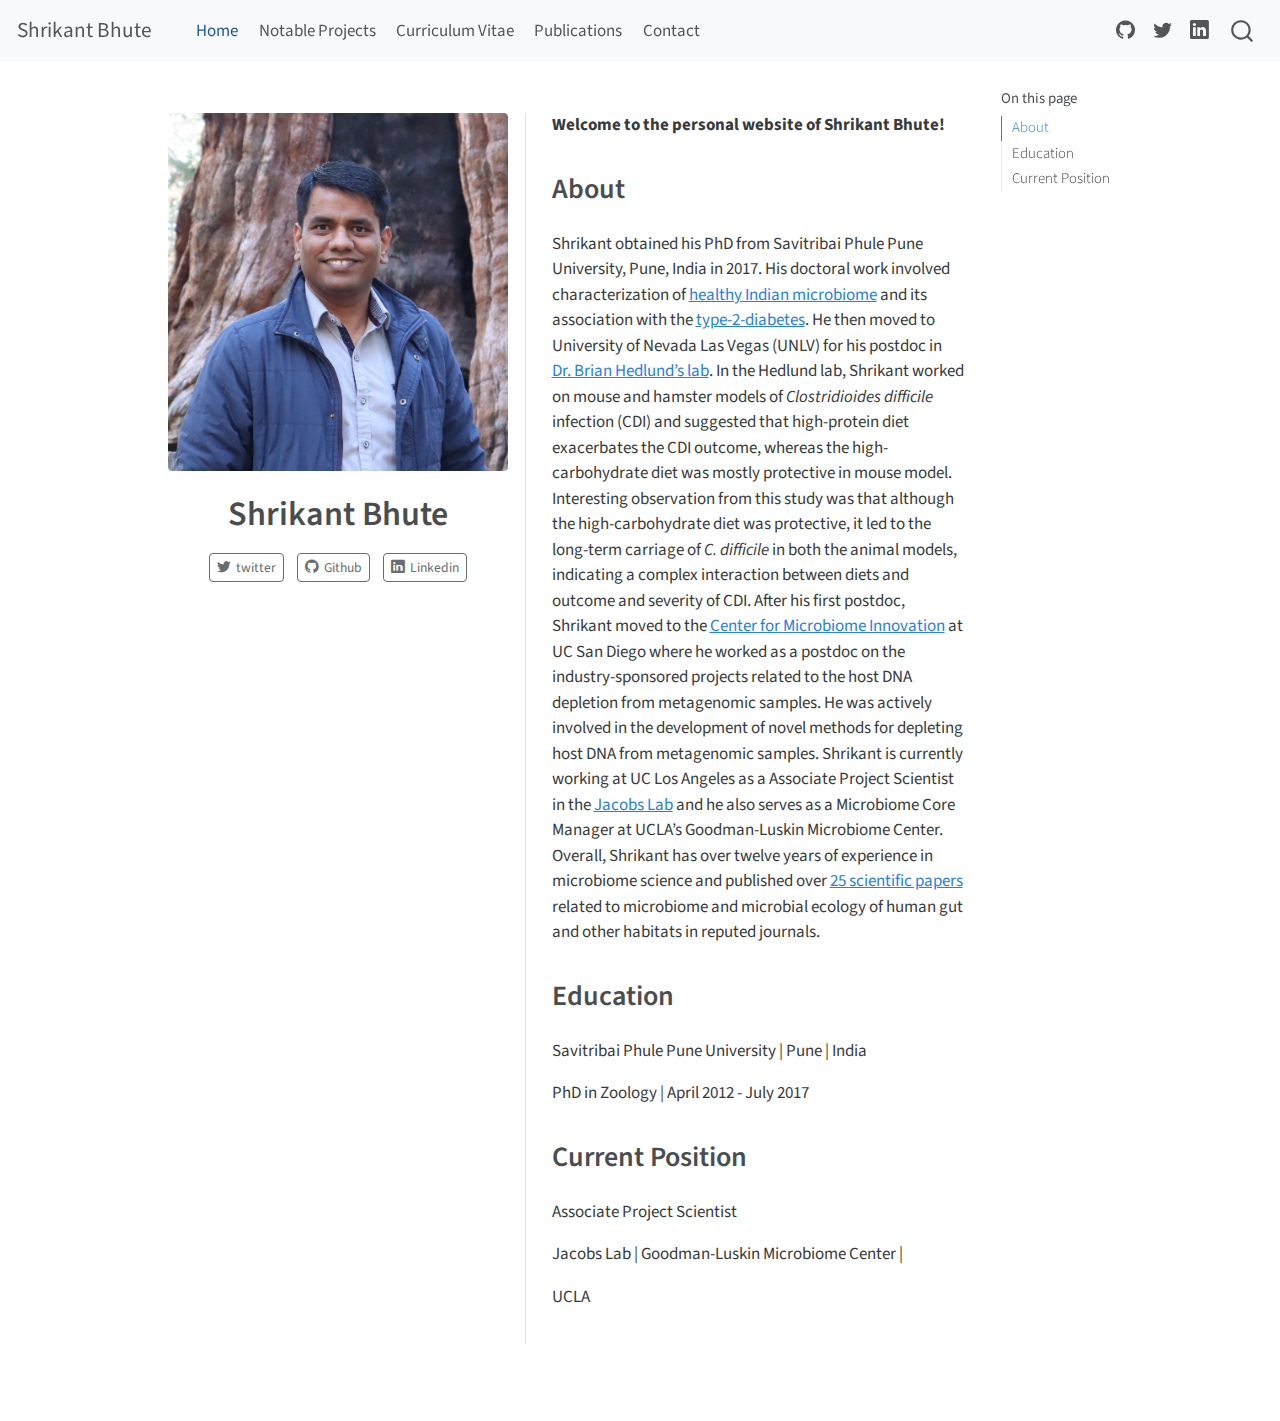
<file: docs/index.html>
<!DOCTYPE html>
<html xmlns="http://www.w3.org/1999/xhtml" lang="en" xml:lang="en"><head>

<meta charset="utf-8">
<meta name="generator" content="quarto-1.3.433">

<meta name="viewport" content="width=device-width, initial-scale=1.0, user-scalable=yes">


<title>Shrikant Bhute</title>
<style>
code{white-space: pre-wrap;}
span.smallcaps{font-variant: small-caps;}
div.columns{display: flex; gap: min(4vw, 1.5em);}
div.column{flex: auto; overflow-x: auto;}
div.hanging-indent{margin-left: 1.5em; text-indent: -1.5em;}
ul.task-list{list-style: none;}
ul.task-list li input[type="checkbox"] {
  width: 0.8em;
  margin: 0 0.8em 0.2em -1em; /* quarto-specific, see https://github.com/quarto-dev/quarto-cli/issues/4556 */ 
  vertical-align: middle;
}
</style>


<script src="site_libs/quarto-nav/quarto-nav.js"></script>
<script src="site_libs/quarto-nav/headroom.min.js"></script>
<script src="site_libs/clipboard/clipboard.min.js"></script>
<script src="site_libs/quarto-search/autocomplete.umd.js"></script>
<script src="site_libs/quarto-search/fuse.min.js"></script>
<script src="site_libs/quarto-search/quarto-search.js"></script>
<meta name="quarto:offset" content="./">
<script src="site_libs/quarto-html/quarto.js"></script>
<script src="site_libs/quarto-html/popper.min.js"></script>
<script src="site_libs/quarto-html/tippy.umd.min.js"></script>
<link href="site_libs/quarto-html/tippy.css" rel="stylesheet">
<link href="site_libs/quarto-html/quarto-syntax-highlighting.css" rel="stylesheet" id="quarto-text-highlighting-styles">
<script src="site_libs/bootstrap/bootstrap.min.js"></script>
<link href="site_libs/bootstrap/bootstrap-icons.css" rel="stylesheet">
<link href="site_libs/bootstrap/bootstrap.min.css" rel="stylesheet" id="quarto-bootstrap" data-mode="light">
<script id="quarto-search-options" type="application/json">{
  "location": "navbar",
  "copy-button": false,
  "collapse-after": 3,
  "panel-placement": "end",
  "type": "overlay",
  "limit": 20,
  "language": {
    "search-no-results-text": "No results",
    "search-matching-documents-text": "matching documents",
    "search-copy-link-title": "Copy link to search",
    "search-hide-matches-text": "Hide additional matches",
    "search-more-match-text": "more match in this document",
    "search-more-matches-text": "more matches in this document",
    "search-clear-button-title": "Clear",
    "search-detached-cancel-button-title": "Cancel",
    "search-submit-button-title": "Submit",
    "search-label": "Search"
  }
}</script>


<link rel="stylesheet" href="styles.css">
</head>

<body class="nav-fixed">


<div id="quarto-search-results"></div>
  <header id="quarto-header" class="headroom fixed-top">
    <nav class="navbar navbar-expand-lg navbar-dark ">
      <div class="navbar-container container-fluid">
      <div class="navbar-brand-container">
    <a class="navbar-brand" href="./index.html">
    <span class="navbar-title">Shrikant Bhute</span>
    </a>
  </div>
            <div id="quarto-search" class="" title="Search"></div>
          <button class="navbar-toggler" type="button" data-bs-toggle="collapse" data-bs-target="#navbarCollapse" aria-controls="navbarCollapse" aria-expanded="false" aria-label="Toggle navigation" onclick="if (window.quartoToggleHeadroom) { window.quartoToggleHeadroom(); }">
  <span class="navbar-toggler-icon"></span>
</button>
          <div class="collapse navbar-collapse" id="navbarCollapse">
            <ul class="navbar-nav navbar-nav-scroll me-auto">
  <li class="nav-item">
    <a class="nav-link active" href="./index.html" rel="" target="" aria-current="page">
 <span class="menu-text">Home</span></a>
  </li>  
  <li class="nav-item">
    <a class="nav-link" href="./Notable Projects.html" rel="" target="">
 <span class="menu-text">Notable Projects</span></a>
  </li>  
  <li class="nav-item">
    <a class="nav-link" href="./CV.html" rel="" target="">
 <span class="menu-text">Curriculum Vitae</span></a>
  </li>  
  <li class="nav-item">
    <a class="nav-link" href="./Publications.html" rel="" target="">
 <span class="menu-text">Publications</span></a>
  </li>  
  <li class="nav-item">
    <a class="nav-link" href="./Contact.html" rel="" target="">
 <span class="menu-text">Contact</span></a>
  </li>  
</ul>
            <ul class="navbar-nav navbar-nav-scroll ms-auto">
  <li class="nav-item compact">
    <a class="nav-link" href="https://github.com/shrikantbhute" rel="" target=""><i class="bi bi-github" role="img">
</i> 
 <span class="menu-text"></span></a>
  </li>  
  <li class="nav-item compact">
    <a class="nav-link" href="https://twitter.com/bhuteshrikant" rel="" target=""><i class="bi bi-twitter" role="img">
</i> 
 <span class="menu-text"></span></a>
  </li>  
  <li class="nav-item compact">
    <a class="nav-link" href="https://linkedin.com/in/shrikantbhute" rel="" target=""><i class="bi bi-linkedin" role="img">
</i> 
 <span class="menu-text"></span></a>
  </li>  
</ul>
            <div class="quarto-navbar-tools">
</div>
          </div> <!-- /navcollapse -->
      </div> <!-- /container-fluid -->
    </nav>
</header>
<!-- content -->
<div id="quarto-content" class="quarto-container page-columns page-rows-contents page-layout-article page-navbar">
<!-- sidebar -->
<!-- margin-sidebar -->
    <div id="quarto-margin-sidebar" class="sidebar margin-sidebar">
        <nav id="TOC" role="doc-toc" class="toc-active">
    <h2 id="toc-title">On this page</h2>
  <ul>
  <li><a href="#about" id="toc-about" class="nav-link active" data-scroll-target="#about">About</a></li>
  <li><a href="#education" id="toc-education" class="nav-link" data-scroll-target="#education">Education</a></li>
  <li><a href="#current-position" id="toc-current-position" class="nav-link" data-scroll-target="#current-position">Current Position</a></li>
  </ul>
</nav>
    </div>
<!-- main -->
<div class="quarto-about-trestles">
  <div class="about-entity">
    <img src="p3.jpg" class="about-image
  rounded " style="width: 20em;">
<header id="title-block-header" class="quarto-title-block default">
<div class="quarto-title">
<h1 class="title">Shrikant Bhute</h1>
</div>
<div class="quarto-title-meta">
  </div>
</header>
    <div class="about-links">
  <a href="https://twitter.com/bhuteshrikant" class="about-link" rel="" target="">
    <i class="bi bi-twitter"></i>
     <span class="about-link-text">twitter</span>
  </a>
  <a href="https://github.com/shrikantbhute" class="about-link" rel="" target="">
    <i class="bi bi-github"></i>
     <span class="about-link-text">Github</span>
  </a>
  <a href="https://linkedin.com/in/shrikantbhute" class="about-link" rel="" target="">
    <i class="bi bi-linkedin"></i>
     <span class="about-link-text">Linkedin</span>
  </a>
</div>
  </div>
  <div class="about-contents"><main class="content" id="quarto-document-content">

<p><strong>Welcome to the personal website of Shrikant Bhute!</strong></p>
<section id="about" class="level2">
<h2 data-anchor-id="about">About</h2>
<p>Shrikant obtained his PhD from Savitribai Phule Pune University, Pune, India in 2017. His doctoral work involved characterization of <a href="https://www.frontiersin.org/articles/10.3389/fmicb.2016.00660/full">healthy Indian microbiome</a> and its association with the <a href="https://www.frontiersin.org/articles/10.3389/fmicb.2017.00214/full">type-2-diabetes</a>. He then moved to University of Nevada Las Vegas (UNLV) for his postdoc in <a href="https://hedlund.faculty.unlv.edu/">Dr.&nbsp;Brian Hedlund’s lab</a>. In the Hedlund lab, Shrikant worked on mouse and hamster models of&nbsp;<em>Clostridioides difficile</em> infection (CDI) and suggested that high-protein diet exacerbates the CDI outcome, whereas the high-carbohydrate diet was mostly protective in mouse model. Interesting observation from this study was that although the high-carbohydrate diet was protective, it led to the long-term carriage of&nbsp;<em>C. difficile</em>&nbsp;in both the animal models, indicating a complex interaction between diets and outcome and severity of CDI. After his first postdoc, Shrikant moved to the <a href="https://cmi.ucsd.edu/">Center for Microbiome Innovation</a> at UC San Diego where he worked as a postdoc on the industry-sponsored projects related to the host DNA depletion from metagenomic samples. He was actively involved&nbsp;in the development of novel methods for depleting host DNA from metagenomic samples. Shrikant is currently working at UC Los Angeles as a Associate Project Scientist in the <a href="https://www.uclahealth.org/departments/medicine/gastro/jacobs-lab">Jacobs Lab</a> and he also serves as a Microbiome Core Manager at UCLA’s Goodman-Luskin Microbiome Center. Overall, Shrikant has over twelve years of experience in microbiome science and published over <a href="https://scholar.google.co.in/citations?user=8qWEDdIAAAAJ&amp;hl=en">25 scientific&nbsp;papers</a> related to microbiome and microbial ecology of human gut and other habitats in reputed journals.</p>
</section>
<section id="education" class="level2">
<h2 data-anchor-id="education">Education</h2>
<p>Savitribai Phule Pune University | Pune | India</p>
<p>PhD in Zoology | April 2012 - July 2017</p>
</section>
<section id="current-position" class="level2">
<h2 data-anchor-id="current-position">Current Position</h2>
<p>Associate Project Scientist</p>
<p>Jacobs Lab | Goodman-Luskin Microbiome Center |</p>
<p>UCLA</p>


</section>
</main></div>
</div>
 <!-- /main -->
<script id="quarto-html-after-body" type="application/javascript">
window.document.addEventListener("DOMContentLoaded", function (event) {
  const toggleBodyColorMode = (bsSheetEl) => {
    const mode = bsSheetEl.getAttribute("data-mode");
    const bodyEl = window.document.querySelector("body");
    if (mode === "dark") {
      bodyEl.classList.add("quarto-dark");
      bodyEl.classList.remove("quarto-light");
    } else {
      bodyEl.classList.add("quarto-light");
      bodyEl.classList.remove("quarto-dark");
    }
  }
  const toggleBodyColorPrimary = () => {
    const bsSheetEl = window.document.querySelector("link#quarto-bootstrap");
    if (bsSheetEl) {
      toggleBodyColorMode(bsSheetEl);
    }
  }
  toggleBodyColorPrimary();  
  const isCodeAnnotation = (el) => {
    for (const clz of el.classList) {
      if (clz.startsWith('code-annotation-')) {                     
        return true;
      }
    }
    return false;
  }
  const clipboard = new window.ClipboardJS('.code-copy-button', {
    text: function(trigger) {
      const codeEl = trigger.previousElementSibling.cloneNode(true);
      for (const childEl of codeEl.children) {
        if (isCodeAnnotation(childEl)) {
          childEl.remove();
        }
      }
      return codeEl.innerText;
    }
  });
  clipboard.on('success', function(e) {
    // button target
    const button = e.trigger;
    // don't keep focus
    button.blur();
    // flash "checked"
    button.classList.add('code-copy-button-checked');
    var currentTitle = button.getAttribute("title");
    button.setAttribute("title", "Copied!");
    let tooltip;
    if (window.bootstrap) {
      button.setAttribute("data-bs-toggle", "tooltip");
      button.setAttribute("data-bs-placement", "left");
      button.setAttribute("data-bs-title", "Copied!");
      tooltip = new bootstrap.Tooltip(button, 
        { trigger: "manual", 
          customClass: "code-copy-button-tooltip",
          offset: [0, -8]});
      tooltip.show();    
    }
    setTimeout(function() {
      if (tooltip) {
        tooltip.hide();
        button.removeAttribute("data-bs-title");
        button.removeAttribute("data-bs-toggle");
        button.removeAttribute("data-bs-placement");
      }
      button.setAttribute("title", currentTitle);
      button.classList.remove('code-copy-button-checked');
    }, 1000);
    // clear code selection
    e.clearSelection();
  });
  function tippyHover(el, contentFn) {
    const config = {
      allowHTML: true,
      content: contentFn,
      maxWidth: 500,
      delay: 100,
      arrow: false,
      appendTo: function(el) {
          return el.parentElement;
      },
      interactive: true,
      interactiveBorder: 10,
      theme: 'quarto',
      placement: 'bottom-start'
    };
    window.tippy(el, config); 
  }
  const noterefs = window.document.querySelectorAll('a[role="doc-noteref"]');
  for (var i=0; i<noterefs.length; i++) {
    const ref = noterefs[i];
    tippyHover(ref, function() {
      // use id or data attribute instead here
      let href = ref.getAttribute('data-footnote-href') || ref.getAttribute('href');
      try { href = new URL(href).hash; } catch {}
      const id = href.replace(/^#\/?/, "");
      const note = window.document.getElementById(id);
      return note.innerHTML;
    });
  }
      let selectedAnnoteEl;
      const selectorForAnnotation = ( cell, annotation) => {
        let cellAttr = 'data-code-cell="' + cell + '"';
        let lineAttr = 'data-code-annotation="' +  annotation + '"';
        const selector = 'span[' + cellAttr + '][' + lineAttr + ']';
        return selector;
      }
      const selectCodeLines = (annoteEl) => {
        const doc = window.document;
        const targetCell = annoteEl.getAttribute("data-target-cell");
        const targetAnnotation = annoteEl.getAttribute("data-target-annotation");
        const annoteSpan = window.document.querySelector(selectorForAnnotation(targetCell, targetAnnotation));
        const lines = annoteSpan.getAttribute("data-code-lines").split(",");
        const lineIds = lines.map((line) => {
          return targetCell + "-" + line;
        })
        let top = null;
        let height = null;
        let parent = null;
        if (lineIds.length > 0) {
            //compute the position of the single el (top and bottom and make a div)
            const el = window.document.getElementById(lineIds[0]);
            top = el.offsetTop;
            height = el.offsetHeight;
            parent = el.parentElement.parentElement;
          if (lineIds.length > 1) {
            const lastEl = window.document.getElementById(lineIds[lineIds.length - 1]);
            const bottom = lastEl.offsetTop + lastEl.offsetHeight;
            height = bottom - top;
          }
          if (top !== null && height !== null && parent !== null) {
            // cook up a div (if necessary) and position it 
            let div = window.document.getElementById("code-annotation-line-highlight");
            if (div === null) {
              div = window.document.createElement("div");
              div.setAttribute("id", "code-annotation-line-highlight");
              div.style.position = 'absolute';
              parent.appendChild(div);
            }
            div.style.top = top - 2 + "px";
            div.style.height = height + 4 + "px";
            let gutterDiv = window.document.getElementById("code-annotation-line-highlight-gutter");
            if (gutterDiv === null) {
              gutterDiv = window.document.createElement("div");
              gutterDiv.setAttribute("id", "code-annotation-line-highlight-gutter");
              gutterDiv.style.position = 'absolute';
              const codeCell = window.document.getElementById(targetCell);
              const gutter = codeCell.querySelector('.code-annotation-gutter');
              gutter.appendChild(gutterDiv);
            }
            gutterDiv.style.top = top - 2 + "px";
            gutterDiv.style.height = height + 4 + "px";
          }
          selectedAnnoteEl = annoteEl;
        }
      };
      const unselectCodeLines = () => {
        const elementsIds = ["code-annotation-line-highlight", "code-annotation-line-highlight-gutter"];
        elementsIds.forEach((elId) => {
          const div = window.document.getElementById(elId);
          if (div) {
            div.remove();
          }
        });
        selectedAnnoteEl = undefined;
      };
      // Attach click handler to the DT
      const annoteDls = window.document.querySelectorAll('dt[data-target-cell]');
      for (const annoteDlNode of annoteDls) {
        annoteDlNode.addEventListener('click', (event) => {
          const clickedEl = event.target;
          if (clickedEl !== selectedAnnoteEl) {
            unselectCodeLines();
            const activeEl = window.document.querySelector('dt[data-target-cell].code-annotation-active');
            if (activeEl) {
              activeEl.classList.remove('code-annotation-active');
            }
            selectCodeLines(clickedEl);
            clickedEl.classList.add('code-annotation-active');
          } else {
            // Unselect the line
            unselectCodeLines();
            clickedEl.classList.remove('code-annotation-active');
          }
        });
      }
  const findCites = (el) => {
    const parentEl = el.parentElement;
    if (parentEl) {
      const cites = parentEl.dataset.cites;
      if (cites) {
        return {
          el,
          cites: cites.split(' ')
        };
      } else {
        return findCites(el.parentElement)
      }
    } else {
      return undefined;
    }
  };
  var bibliorefs = window.document.querySelectorAll('a[role="doc-biblioref"]');
  for (var i=0; i<bibliorefs.length; i++) {
    const ref = bibliorefs[i];
    const citeInfo = findCites(ref);
    if (citeInfo) {
      tippyHover(citeInfo.el, function() {
        var popup = window.document.createElement('div');
        citeInfo.cites.forEach(function(cite) {
          var citeDiv = window.document.createElement('div');
          citeDiv.classList.add('hanging-indent');
          citeDiv.classList.add('csl-entry');
          var biblioDiv = window.document.getElementById('ref-' + cite);
          if (biblioDiv) {
            citeDiv.innerHTML = biblioDiv.innerHTML;
          }
          popup.appendChild(citeDiv);
        });
        return popup.innerHTML;
      });
    }
  }
});
</script>
</div> <!-- /content -->



</body></html>
</file>
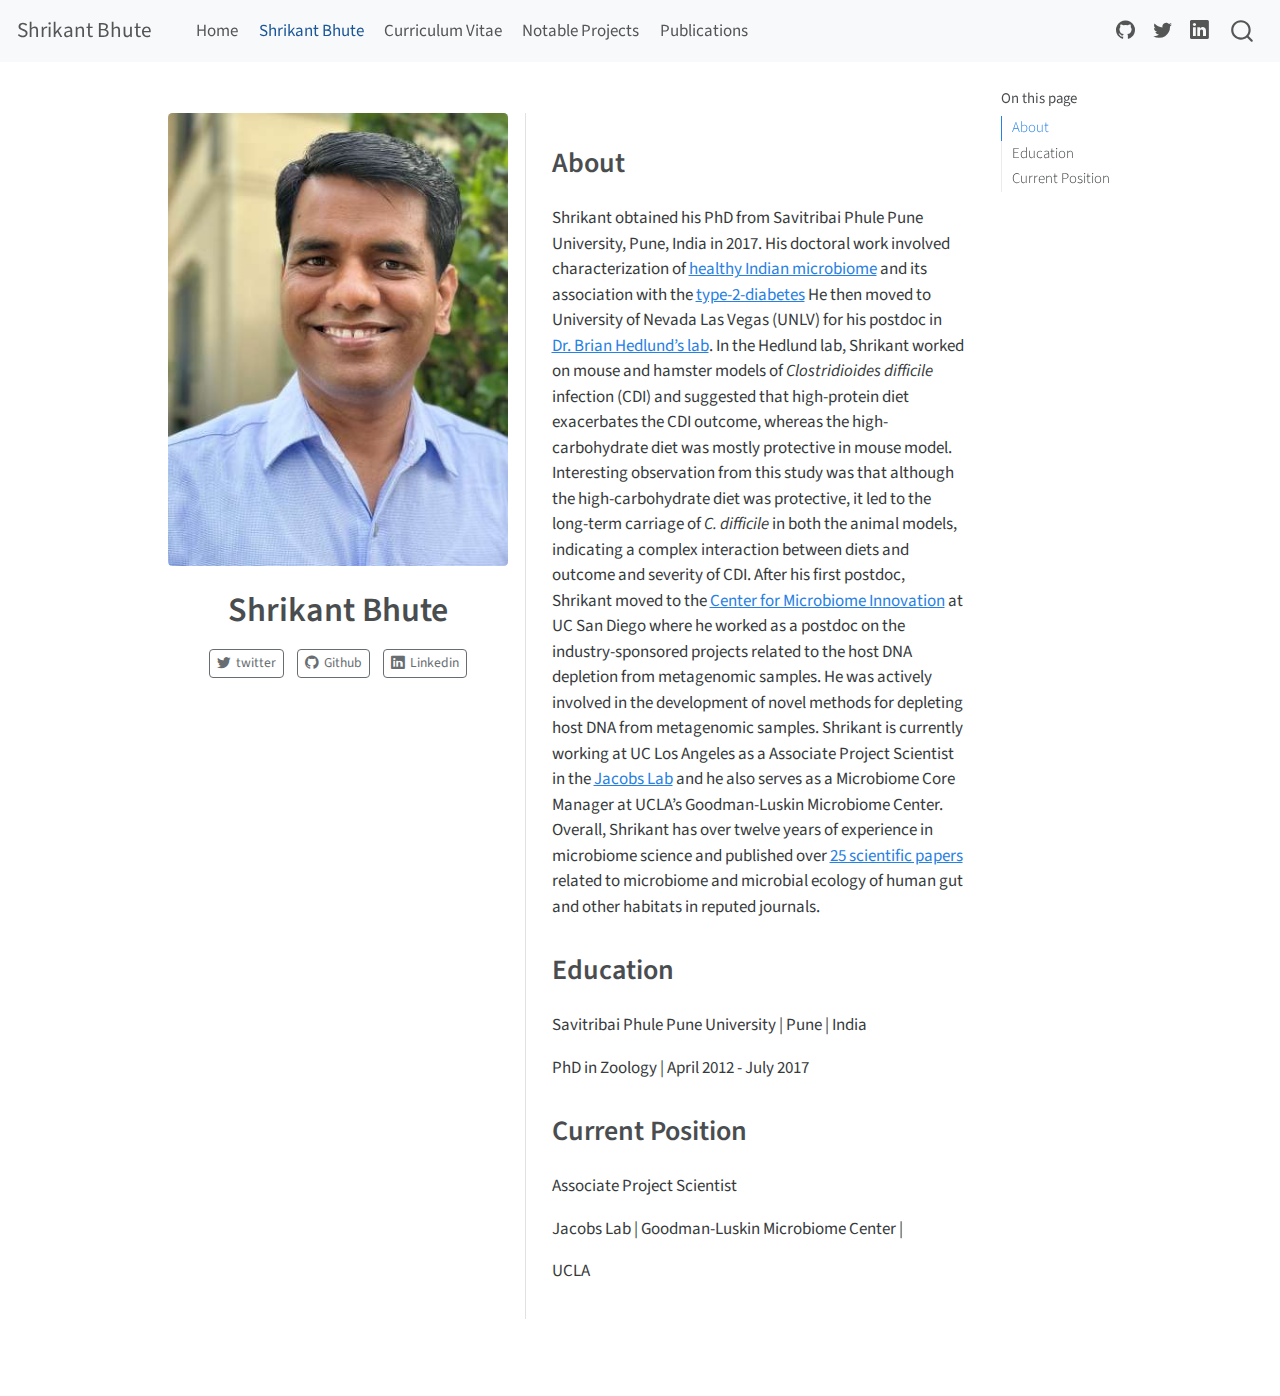
<file: docs/about.html>
<!DOCTYPE html>
<html xmlns="http://www.w3.org/1999/xhtml" lang="en" xml:lang="en"><head>

<meta charset="utf-8">
<meta name="generator" content="quarto-1.3.433">

<meta name="viewport" content="width=device-width, initial-scale=1.0, user-scalable=yes">


<title>Shrikant Bhute</title>
<style>
code{white-space: pre-wrap;}
span.smallcaps{font-variant: small-caps;}
div.columns{display: flex; gap: min(4vw, 1.5em);}
div.column{flex: auto; overflow-x: auto;}
div.hanging-indent{margin-left: 1.5em; text-indent: -1.5em;}
ul.task-list{list-style: none;}
ul.task-list li input[type="checkbox"] {
  width: 0.8em;
  margin: 0 0.8em 0.2em -1em; /* quarto-specific, see https://github.com/quarto-dev/quarto-cli/issues/4556 */ 
  vertical-align: middle;
}
</style>


<script src="site_libs/quarto-nav/quarto-nav.js"></script>
<script src="site_libs/quarto-nav/headroom.min.js"></script>
<script src="site_libs/clipboard/clipboard.min.js"></script>
<script src="site_libs/quarto-search/autocomplete.umd.js"></script>
<script src="site_libs/quarto-search/fuse.min.js"></script>
<script src="site_libs/quarto-search/quarto-search.js"></script>
<meta name="quarto:offset" content="./">
<script src="site_libs/quarto-html/quarto.js"></script>
<script src="site_libs/quarto-html/popper.min.js"></script>
<script src="site_libs/quarto-html/tippy.umd.min.js"></script>
<link href="site_libs/quarto-html/tippy.css" rel="stylesheet">
<link href="site_libs/quarto-html/quarto-syntax-highlighting.css" rel="stylesheet" id="quarto-text-highlighting-styles">
<script src="site_libs/bootstrap/bootstrap.min.js"></script>
<link href="site_libs/bootstrap/bootstrap-icons.css" rel="stylesheet">
<link href="site_libs/bootstrap/bootstrap.min.css" rel="stylesheet" id="quarto-bootstrap" data-mode="light">
<script id="quarto-search-options" type="application/json">{
  "location": "navbar",
  "copy-button": false,
  "collapse-after": 3,
  "panel-placement": "end",
  "type": "overlay",
  "limit": 20,
  "language": {
    "search-no-results-text": "No results",
    "search-matching-documents-text": "matching documents",
    "search-copy-link-title": "Copy link to search",
    "search-hide-matches-text": "Hide additional matches",
    "search-more-match-text": "more match in this document",
    "search-more-matches-text": "more matches in this document",
    "search-clear-button-title": "Clear",
    "search-detached-cancel-button-title": "Cancel",
    "search-submit-button-title": "Submit",
    "search-label": "Search"
  }
}</script>


<link rel="stylesheet" href="styles.css">
</head>

<body class="nav-fixed">


<div id="quarto-search-results"></div>
  <header id="quarto-header" class="headroom fixed-top">
    <nav class="navbar navbar-expand-lg navbar-dark ">
      <div class="navbar-container container-fluid">
      <div class="navbar-brand-container">
    <a class="navbar-brand" href="./index.html">
    <span class="navbar-title">Shrikant Bhute</span>
    </a>
  </div>
            <div id="quarto-search" class="" title="Search"></div>
          <button class="navbar-toggler" type="button" data-bs-toggle="collapse" data-bs-target="#navbarCollapse" aria-controls="navbarCollapse" aria-expanded="false" aria-label="Toggle navigation" onclick="if (window.quartoToggleHeadroom) { window.quartoToggleHeadroom(); }">
  <span class="navbar-toggler-icon"></span>
</button>
          <div class="collapse navbar-collapse" id="navbarCollapse">
            <ul class="navbar-nav navbar-nav-scroll me-auto">
  <li class="nav-item">
    <a class="nav-link" href="./index.html" rel="" target="">
 <span class="menu-text">Home</span></a>
  </li>  
  <li class="nav-item">
    <a class="nav-link active" href="./about.html" rel="" target="" aria-current="page">
 <span class="menu-text">Shrikant Bhute</span></a>
  </li>  
  <li class="nav-item">
    <a class="nav-link" href="./CV.html" rel="" target="">
 <span class="menu-text">Curriculum Vitae</span></a>
  </li>  
  <li class="nav-item">
    <a class="nav-link" href="./Notable Projects.html" rel="" target="">
 <span class="menu-text">Notable Projects</span></a>
  </li>  
  <li class="nav-item">
    <a class="nav-link" href="./Publications.html" rel="" target="">
 <span class="menu-text">Publications</span></a>
  </li>  
</ul>
            <ul class="navbar-nav navbar-nav-scroll ms-auto">
  <li class="nav-item compact">
    <a class="nav-link" href="https://github.com/shrikantbhute" rel="" target=""><i class="bi bi-github" role="img">
</i> 
 <span class="menu-text"></span></a>
  </li>  
  <li class="nav-item compact">
    <a class="nav-link" href="https://twitter.com/bhuteshrikant" rel="" target=""><i class="bi bi-twitter" role="img">
</i> 
 <span class="menu-text"></span></a>
  </li>  
  <li class="nav-item compact">
    <a class="nav-link" href="https://linkedin.com/in/shrikantbhute" rel="" target=""><i class="bi bi-linkedin" role="img">
</i> 
 <span class="menu-text"></span></a>
  </li>  
</ul>
            <div class="quarto-navbar-tools">
</div>
          </div> <!-- /navcollapse -->
      </div> <!-- /container-fluid -->
    </nav>
</header>
<!-- content -->
<div id="quarto-content" class="quarto-container page-columns page-rows-contents page-layout-article page-navbar">
<!-- sidebar -->
<!-- margin-sidebar -->
    <div id="quarto-margin-sidebar" class="sidebar margin-sidebar">
        <nav id="TOC" role="doc-toc" class="toc-active">
    <h2 id="toc-title">On this page</h2>
  <ul>
  <li><a href="#about" id="toc-about" class="nav-link active" data-scroll-target="#about">About</a></li>
  <li><a href="#education" id="toc-education" class="nav-link" data-scroll-target="#education">Education</a></li>
  <li><a href="#current-position" id="toc-current-position" class="nav-link" data-scroll-target="#current-position">Current Position</a></li>
  </ul>
</nav>
    </div>
<!-- main -->
<div class="quarto-about-trestles">
  <div class="about-entity">
    <img src="profile.jpg" class="about-image
  rounded " style="width: 20em;">
<header id="title-block-header" class="quarto-title-block default">
<div class="quarto-title">
<h1 class="title">Shrikant Bhute</h1>
</div>
<div class="quarto-title-meta">
  </div>
</header>
    <div class="about-links">
  <a href="https://twitter.com/bhuteshrikant" class="about-link" rel="" target="">
    <i class="bi bi-twitter"></i>
     <span class="about-link-text">twitter</span>
  </a>
  <a href="https://github.com/shrikantbhute" class="about-link" rel="" target="">
    <i class="bi bi-github"></i>
     <span class="about-link-text">Github</span>
  </a>
  <a href="https://linkedin.com/in/shrikantbhute" class="about-link" rel="" target="">
    <i class="bi bi-linkedin"></i>
     <span class="about-link-text">Linkedin</span>
  </a>
</div>
  </div>
  <div class="about-contents"><main class="content" id="quarto-document-content">

<section id="about" class="level2">
<h2 data-anchor-id="about">About</h2>
<p>Shrikant obtained his PhD from Savitribai Phule Pune University, Pune, India in 2017. His doctoral work involved characterization of <a href="https://www.frontiersin.org/articles/10.3389/fmicb.2016.00660/full">healthy Indian microbiome</a> and its association with the <a href="https://www.frontiersin.org/articles/10.3389/fmicb.2017.00214/full">type-2-diabetes</a> He then moved to University of Nevada Las Vegas (UNLV) for his postdoc in <a href="https://hedlund.faculty.unlv.edu/">Dr.&nbsp;Brian Hedlund’s lab</a>. In the Hedlund lab, Shrikant worked on mouse and hamster models of&nbsp;<em>Clostridioides difficile</em> infection (CDI) and suggested that high-protein diet exacerbates the CDI outcome, whereas the high-carbohydrate diet was mostly protective in mouse model. Interesting observation from this study was that although the high-carbohydrate diet was protective, it led to the long-term carriage of&nbsp;<em>C. difficile</em>&nbsp;in both the animal models, indicating a complex interaction between diets and outcome and severity of CDI. After his first postdoc, Shrikant moved to the <a href="https://cmi.ucsd.edu/">Center for Microbiome Innovation</a> at UC San Diego where he worked as a postdoc on the industry-sponsored projects related to the host DNA depletion from metagenomic samples. He was actively involved&nbsp;in the development of novel methods for depleting host DNA from metagenomic samples. Shrikant is currently working at UC Los Angeles as a Associate Project Scientist in the <a href="https://www.uclahealth.org/departments/medicine/gastro/jacobs-lab">Jacobs Lab</a> and he also serves as a Microbiome Core Manager at UCLA’s Goodman-Luskin Microbiome Center. Overall, Shrikant has over twelve years of experience in microbiome science and published over <a href="https://scholar.google.co.in/citations?user=8qWEDdIAAAAJ&amp;hl=en">25 scientific&nbsp;papers</a> related to microbiome and microbial ecology of human gut and other habitats in reputed journals.<br>
</p>
</section>
<section id="education" class="level2">
<h2 data-anchor-id="education">Education</h2>
<p>Savitribai Phule Pune University | Pune | India</p>
<p>PhD in Zoology | April 2012 - July 2017</p>
</section>
<section id="current-position" class="level2">
<h2 data-anchor-id="current-position">Current Position</h2>
<p>Associate Project Scientist</p>
<p>Jacobs Lab | Goodman-Luskin Microbiome Center |</p>
<p>UCLA</p>


</section>
</main></div>
</div>
 <!-- /main -->
<script id="quarto-html-after-body" type="application/javascript">
window.document.addEventListener("DOMContentLoaded", function (event) {
  const toggleBodyColorMode = (bsSheetEl) => {
    const mode = bsSheetEl.getAttribute("data-mode");
    const bodyEl = window.document.querySelector("body");
    if (mode === "dark") {
      bodyEl.classList.add("quarto-dark");
      bodyEl.classList.remove("quarto-light");
    } else {
      bodyEl.classList.add("quarto-light");
      bodyEl.classList.remove("quarto-dark");
    }
  }
  const toggleBodyColorPrimary = () => {
    const bsSheetEl = window.document.querySelector("link#quarto-bootstrap");
    if (bsSheetEl) {
      toggleBodyColorMode(bsSheetEl);
    }
  }
  toggleBodyColorPrimary();  
  const isCodeAnnotation = (el) => {
    for (const clz of el.classList) {
      if (clz.startsWith('code-annotation-')) {                     
        return true;
      }
    }
    return false;
  }
  const clipboard = new window.ClipboardJS('.code-copy-button', {
    text: function(trigger) {
      const codeEl = trigger.previousElementSibling.cloneNode(true);
      for (const childEl of codeEl.children) {
        if (isCodeAnnotation(childEl)) {
          childEl.remove();
        }
      }
      return codeEl.innerText;
    }
  });
  clipboard.on('success', function(e) {
    // button target
    const button = e.trigger;
    // don't keep focus
    button.blur();
    // flash "checked"
    button.classList.add('code-copy-button-checked');
    var currentTitle = button.getAttribute("title");
    button.setAttribute("title", "Copied!");
    let tooltip;
    if (window.bootstrap) {
      button.setAttribute("data-bs-toggle", "tooltip");
      button.setAttribute("data-bs-placement", "left");
      button.setAttribute("data-bs-title", "Copied!");
      tooltip = new bootstrap.Tooltip(button, 
        { trigger: "manual", 
          customClass: "code-copy-button-tooltip",
          offset: [0, -8]});
      tooltip.show();    
    }
    setTimeout(function() {
      if (tooltip) {
        tooltip.hide();
        button.removeAttribute("data-bs-title");
        button.removeAttribute("data-bs-toggle");
        button.removeAttribute("data-bs-placement");
      }
      button.setAttribute("title", currentTitle);
      button.classList.remove('code-copy-button-checked');
    }, 1000);
    // clear code selection
    e.clearSelection();
  });
  function tippyHover(el, contentFn) {
    const config = {
      allowHTML: true,
      content: contentFn,
      maxWidth: 500,
      delay: 100,
      arrow: false,
      appendTo: function(el) {
          return el.parentElement;
      },
      interactive: true,
      interactiveBorder: 10,
      theme: 'quarto',
      placement: 'bottom-start'
    };
    window.tippy(el, config); 
  }
  const noterefs = window.document.querySelectorAll('a[role="doc-noteref"]');
  for (var i=0; i<noterefs.length; i++) {
    const ref = noterefs[i];
    tippyHover(ref, function() {
      // use id or data attribute instead here
      let href = ref.getAttribute('data-footnote-href') || ref.getAttribute('href');
      try { href = new URL(href).hash; } catch {}
      const id = href.replace(/^#\/?/, "");
      const note = window.document.getElementById(id);
      return note.innerHTML;
    });
  }
      let selectedAnnoteEl;
      const selectorForAnnotation = ( cell, annotation) => {
        let cellAttr = 'data-code-cell="' + cell + '"';
        let lineAttr = 'data-code-annotation="' +  annotation + '"';
        const selector = 'span[' + cellAttr + '][' + lineAttr + ']';
        return selector;
      }
      const selectCodeLines = (annoteEl) => {
        const doc = window.document;
        const targetCell = annoteEl.getAttribute("data-target-cell");
        const targetAnnotation = annoteEl.getAttribute("data-target-annotation");
        const annoteSpan = window.document.querySelector(selectorForAnnotation(targetCell, targetAnnotation));
        const lines = annoteSpan.getAttribute("data-code-lines").split(",");
        const lineIds = lines.map((line) => {
          return targetCell + "-" + line;
        })
        let top = null;
        let height = null;
        let parent = null;
        if (lineIds.length > 0) {
            //compute the position of the single el (top and bottom and make a div)
            const el = window.document.getElementById(lineIds[0]);
            top = el.offsetTop;
            height = el.offsetHeight;
            parent = el.parentElement.parentElement;
          if (lineIds.length > 1) {
            const lastEl = window.document.getElementById(lineIds[lineIds.length - 1]);
            const bottom = lastEl.offsetTop + lastEl.offsetHeight;
            height = bottom - top;
          }
          if (top !== null && height !== null && parent !== null) {
            // cook up a div (if necessary) and position it 
            let div = window.document.getElementById("code-annotation-line-highlight");
            if (div === null) {
              div = window.document.createElement("div");
              div.setAttribute("id", "code-annotation-line-highlight");
              div.style.position = 'absolute';
              parent.appendChild(div);
            }
            div.style.top = top - 2 + "px";
            div.style.height = height + 4 + "px";
            let gutterDiv = window.document.getElementById("code-annotation-line-highlight-gutter");
            if (gutterDiv === null) {
              gutterDiv = window.document.createElement("div");
              gutterDiv.setAttribute("id", "code-annotation-line-highlight-gutter");
              gutterDiv.style.position = 'absolute';
              const codeCell = window.document.getElementById(targetCell);
              const gutter = codeCell.querySelector('.code-annotation-gutter');
              gutter.appendChild(gutterDiv);
            }
            gutterDiv.style.top = top - 2 + "px";
            gutterDiv.style.height = height + 4 + "px";
          }
          selectedAnnoteEl = annoteEl;
        }
      };
      const unselectCodeLines = () => {
        const elementsIds = ["code-annotation-line-highlight", "code-annotation-line-highlight-gutter"];
        elementsIds.forEach((elId) => {
          const div = window.document.getElementById(elId);
          if (div) {
            div.remove();
          }
        });
        selectedAnnoteEl = undefined;
      };
      // Attach click handler to the DT
      const annoteDls = window.document.querySelectorAll('dt[data-target-cell]');
      for (const annoteDlNode of annoteDls) {
        annoteDlNode.addEventListener('click', (event) => {
          const clickedEl = event.target;
          if (clickedEl !== selectedAnnoteEl) {
            unselectCodeLines();
            const activeEl = window.document.querySelector('dt[data-target-cell].code-annotation-active');
            if (activeEl) {
              activeEl.classList.remove('code-annotation-active');
            }
            selectCodeLines(clickedEl);
            clickedEl.classList.add('code-annotation-active');
          } else {
            // Unselect the line
            unselectCodeLines();
            clickedEl.classList.remove('code-annotation-active');
          }
        });
      }
  const findCites = (el) => {
    const parentEl = el.parentElement;
    if (parentEl) {
      const cites = parentEl.dataset.cites;
      if (cites) {
        return {
          el,
          cites: cites.split(' ')
        };
      } else {
        return findCites(el.parentElement)
      }
    } else {
      return undefined;
    }
  };
  var bibliorefs = window.document.querySelectorAll('a[role="doc-biblioref"]');
  for (var i=0; i<bibliorefs.length; i++) {
    const ref = bibliorefs[i];
    const citeInfo = findCites(ref);
    if (citeInfo) {
      tippyHover(citeInfo.el, function() {
        var popup = window.document.createElement('div');
        citeInfo.cites.forEach(function(cite) {
          var citeDiv = window.document.createElement('div');
          citeDiv.classList.add('hanging-indent');
          citeDiv.classList.add('csl-entry');
          var biblioDiv = window.document.getElementById('ref-' + cite);
          if (biblioDiv) {
            citeDiv.innerHTML = biblioDiv.innerHTML;
          }
          popup.appendChild(citeDiv);
        });
        return popup.innerHTML;
      });
    }
  }
});
</script>
</div> <!-- /content -->



</body></html>
</file>
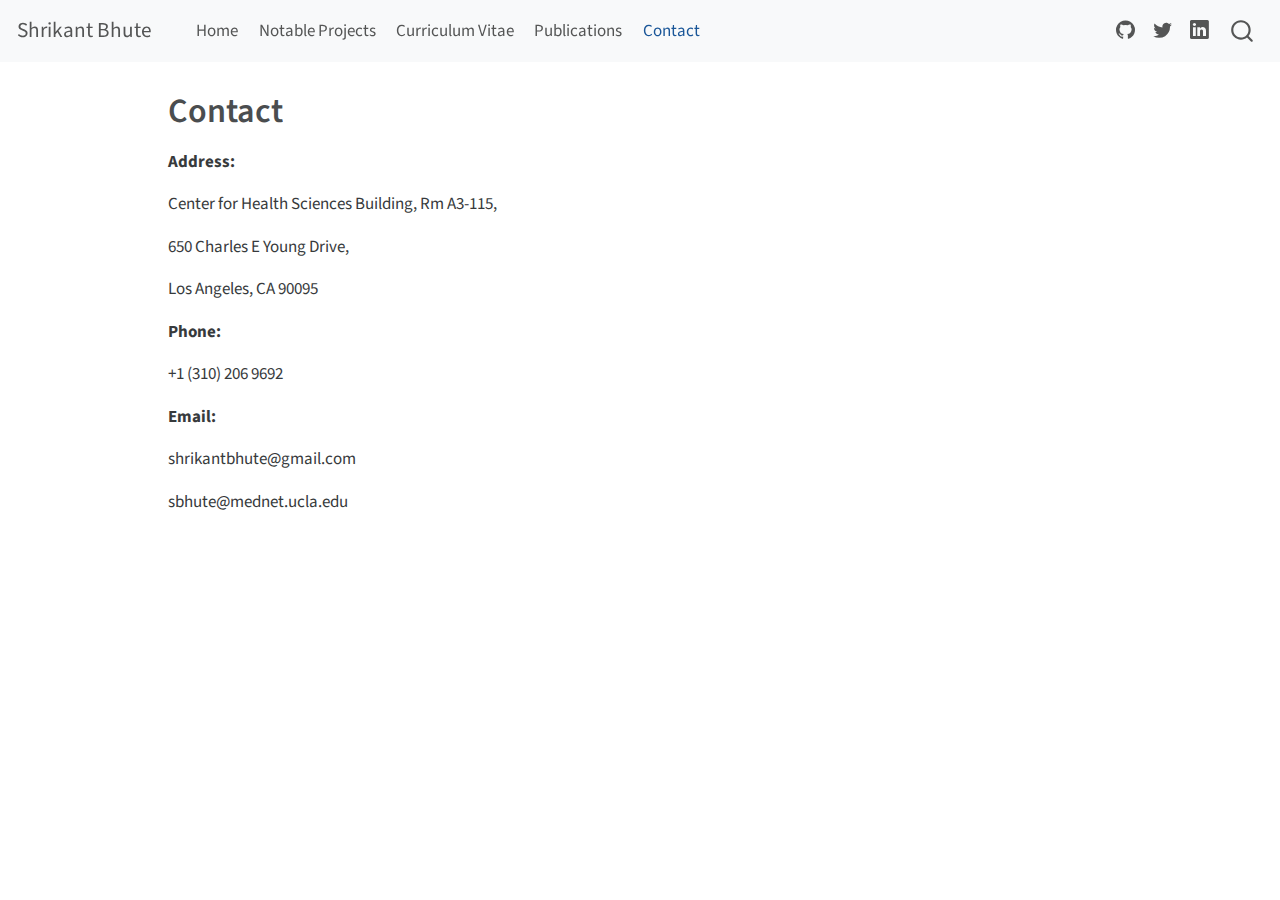
<file: docs/Contact.html>
<!DOCTYPE html>
<html xmlns="http://www.w3.org/1999/xhtml" lang="en" xml:lang="en"><head>

<meta charset="utf-8">
<meta name="generator" content="quarto-1.3.433">

<meta name="viewport" content="width=device-width, initial-scale=1.0, user-scalable=yes">


<title>Shrikant Bhute - Contact</title>
<style>
code{white-space: pre-wrap;}
span.smallcaps{font-variant: small-caps;}
div.columns{display: flex; gap: min(4vw, 1.5em);}
div.column{flex: auto; overflow-x: auto;}
div.hanging-indent{margin-left: 1.5em; text-indent: -1.5em;}
ul.task-list{list-style: none;}
ul.task-list li input[type="checkbox"] {
  width: 0.8em;
  margin: 0 0.8em 0.2em -1em; /* quarto-specific, see https://github.com/quarto-dev/quarto-cli/issues/4556 */ 
  vertical-align: middle;
}
</style>


<script src="site_libs/quarto-nav/quarto-nav.js"></script>
<script src="site_libs/quarto-nav/headroom.min.js"></script>
<script src="site_libs/clipboard/clipboard.min.js"></script>
<script src="site_libs/quarto-search/autocomplete.umd.js"></script>
<script src="site_libs/quarto-search/fuse.min.js"></script>
<script src="site_libs/quarto-search/quarto-search.js"></script>
<meta name="quarto:offset" content="./">
<script src="site_libs/quarto-html/quarto.js"></script>
<script src="site_libs/quarto-html/popper.min.js"></script>
<script src="site_libs/quarto-html/tippy.umd.min.js"></script>
<script src="site_libs/quarto-html/anchor.min.js"></script>
<link href="site_libs/quarto-html/tippy.css" rel="stylesheet">
<link href="site_libs/quarto-html/quarto-syntax-highlighting.css" rel="stylesheet" id="quarto-text-highlighting-styles">
<script src="site_libs/bootstrap/bootstrap.min.js"></script>
<link href="site_libs/bootstrap/bootstrap-icons.css" rel="stylesheet">
<link href="site_libs/bootstrap/bootstrap.min.css" rel="stylesheet" id="quarto-bootstrap" data-mode="light">
<script id="quarto-search-options" type="application/json">{
  "location": "navbar",
  "copy-button": false,
  "collapse-after": 3,
  "panel-placement": "end",
  "type": "overlay",
  "limit": 20,
  "language": {
    "search-no-results-text": "No results",
    "search-matching-documents-text": "matching documents",
    "search-copy-link-title": "Copy link to search",
    "search-hide-matches-text": "Hide additional matches",
    "search-more-match-text": "more match in this document",
    "search-more-matches-text": "more matches in this document",
    "search-clear-button-title": "Clear",
    "search-detached-cancel-button-title": "Cancel",
    "search-submit-button-title": "Submit",
    "search-label": "Search"
  }
}</script>


<link rel="stylesheet" href="styles.css">
</head>

<body class="nav-fixed">


<div id="quarto-search-results"></div>
  <header id="quarto-header" class="headroom fixed-top">
    <nav class="navbar navbar-expand-lg navbar-dark ">
      <div class="navbar-container container-fluid">
      <div class="navbar-brand-container">
    <a class="navbar-brand" href="./index.html">
    <span class="navbar-title">Shrikant Bhute</span>
    </a>
  </div>
            <div id="quarto-search" class="" title="Search"></div>
          <button class="navbar-toggler" type="button" data-bs-toggle="collapse" data-bs-target="#navbarCollapse" aria-controls="navbarCollapse" aria-expanded="false" aria-label="Toggle navigation" onclick="if (window.quartoToggleHeadroom) { window.quartoToggleHeadroom(); }">
  <span class="navbar-toggler-icon"></span>
</button>
          <div class="collapse navbar-collapse" id="navbarCollapse">
            <ul class="navbar-nav navbar-nav-scroll me-auto">
  <li class="nav-item">
    <a class="nav-link" href="./index.html" rel="" target="">
 <span class="menu-text">Home</span></a>
  </li>  
  <li class="nav-item">
    <a class="nav-link" href="./Notable Projects.html" rel="" target="">
 <span class="menu-text">Notable Projects</span></a>
  </li>  
  <li class="nav-item">
    <a class="nav-link" href="./CV.html" rel="" target="">
 <span class="menu-text">Curriculum Vitae</span></a>
  </li>  
  <li class="nav-item">
    <a class="nav-link" href="./Publications.html" rel="" target="">
 <span class="menu-text">Publications</span></a>
  </li>  
  <li class="nav-item">
    <a class="nav-link active" href="./Contact.html" rel="" target="" aria-current="page">
 <span class="menu-text">Contact</span></a>
  </li>  
</ul>
            <ul class="navbar-nav navbar-nav-scroll ms-auto">
  <li class="nav-item compact">
    <a class="nav-link" href="https://github.com/shrikantbhute" rel="" target=""><i class="bi bi-github" role="img">
</i> 
 <span class="menu-text"></span></a>
  </li>  
  <li class="nav-item compact">
    <a class="nav-link" href="https://twitter.com/bhuteshrikant" rel="" target=""><i class="bi bi-twitter" role="img">
</i> 
 <span class="menu-text"></span></a>
  </li>  
  <li class="nav-item compact">
    <a class="nav-link" href="https://linkedin.com/in/shrikantbhute" rel="" target=""><i class="bi bi-linkedin" role="img">
</i> 
 <span class="menu-text"></span></a>
  </li>  
</ul>
            <div class="quarto-navbar-tools">
</div>
          </div> <!-- /navcollapse -->
      </div> <!-- /container-fluid -->
    </nav>
</header>
<!-- content -->
<div id="quarto-content" class="quarto-container page-columns page-rows-contents page-layout-article page-navbar">
<!-- sidebar -->
<!-- margin-sidebar -->
    <div id="quarto-margin-sidebar" class="sidebar margin-sidebar">
        
    </div>
<!-- main -->
<main class="content" id="quarto-document-content">

<header id="title-block-header" class="quarto-title-block default">
<div class="quarto-title">
<h1 class="title">Contact</h1>
</div>



<div class="quarto-title-meta">

    
  
    
  </div>
  

</header>

<p><strong>Address:</strong></p>
<p>Center for Health Sciences Building, Rm A3-115,</p>
<p>650 Charles E Young Drive,</p>
<p>Los Angeles, CA 90095</p>
<p><strong>Phone:</strong></p>
<p>+1 (310) 206 9692</p>
<p><strong>Email:</strong></p>
<p>shrikantbhute@gmail.com</p>
<p>sbhute@mednet.ucla.edu</p>



</main> <!-- /main -->
<script id="quarto-html-after-body" type="application/javascript">
window.document.addEventListener("DOMContentLoaded", function (event) {
  const toggleBodyColorMode = (bsSheetEl) => {
    const mode = bsSheetEl.getAttribute("data-mode");
    const bodyEl = window.document.querySelector("body");
    if (mode === "dark") {
      bodyEl.classList.add("quarto-dark");
      bodyEl.classList.remove("quarto-light");
    } else {
      bodyEl.classList.add("quarto-light");
      bodyEl.classList.remove("quarto-dark");
    }
  }
  const toggleBodyColorPrimary = () => {
    const bsSheetEl = window.document.querySelector("link#quarto-bootstrap");
    if (bsSheetEl) {
      toggleBodyColorMode(bsSheetEl);
    }
  }
  toggleBodyColorPrimary();  
  const icon = "";
  const anchorJS = new window.AnchorJS();
  anchorJS.options = {
    placement: 'right',
    icon: icon
  };
  anchorJS.add('.anchored');
  const isCodeAnnotation = (el) => {
    for (const clz of el.classList) {
      if (clz.startsWith('code-annotation-')) {                     
        return true;
      }
    }
    return false;
  }
  const clipboard = new window.ClipboardJS('.code-copy-button', {
    text: function(trigger) {
      const codeEl = trigger.previousElementSibling.cloneNode(true);
      for (const childEl of codeEl.children) {
        if (isCodeAnnotation(childEl)) {
          childEl.remove();
        }
      }
      return codeEl.innerText;
    }
  });
  clipboard.on('success', function(e) {
    // button target
    const button = e.trigger;
    // don't keep focus
    button.blur();
    // flash "checked"
    button.classList.add('code-copy-button-checked');
    var currentTitle = button.getAttribute("title");
    button.setAttribute("title", "Copied!");
    let tooltip;
    if (window.bootstrap) {
      button.setAttribute("data-bs-toggle", "tooltip");
      button.setAttribute("data-bs-placement", "left");
      button.setAttribute("data-bs-title", "Copied!");
      tooltip = new bootstrap.Tooltip(button, 
        { trigger: "manual", 
          customClass: "code-copy-button-tooltip",
          offset: [0, -8]});
      tooltip.show();    
    }
    setTimeout(function() {
      if (tooltip) {
        tooltip.hide();
        button.removeAttribute("data-bs-title");
        button.removeAttribute("data-bs-toggle");
        button.removeAttribute("data-bs-placement");
      }
      button.setAttribute("title", currentTitle);
      button.classList.remove('code-copy-button-checked');
    }, 1000);
    // clear code selection
    e.clearSelection();
  });
  function tippyHover(el, contentFn) {
    const config = {
      allowHTML: true,
      content: contentFn,
      maxWidth: 500,
      delay: 100,
      arrow: false,
      appendTo: function(el) {
          return el.parentElement;
      },
      interactive: true,
      interactiveBorder: 10,
      theme: 'quarto',
      placement: 'bottom-start'
    };
    window.tippy(el, config); 
  }
  const noterefs = window.document.querySelectorAll('a[role="doc-noteref"]');
  for (var i=0; i<noterefs.length; i++) {
    const ref = noterefs[i];
    tippyHover(ref, function() {
      // use id or data attribute instead here
      let href = ref.getAttribute('data-footnote-href') || ref.getAttribute('href');
      try { href = new URL(href).hash; } catch {}
      const id = href.replace(/^#\/?/, "");
      const note = window.document.getElementById(id);
      return note.innerHTML;
    });
  }
      let selectedAnnoteEl;
      const selectorForAnnotation = ( cell, annotation) => {
        let cellAttr = 'data-code-cell="' + cell + '"';
        let lineAttr = 'data-code-annotation="' +  annotation + '"';
        const selector = 'span[' + cellAttr + '][' + lineAttr + ']';
        return selector;
      }
      const selectCodeLines = (annoteEl) => {
        const doc = window.document;
        const targetCell = annoteEl.getAttribute("data-target-cell");
        const targetAnnotation = annoteEl.getAttribute("data-target-annotation");
        const annoteSpan = window.document.querySelector(selectorForAnnotation(targetCell, targetAnnotation));
        const lines = annoteSpan.getAttribute("data-code-lines").split(",");
        const lineIds = lines.map((line) => {
          return targetCell + "-" + line;
        })
        let top = null;
        let height = null;
        let parent = null;
        if (lineIds.length > 0) {
            //compute the position of the single el (top and bottom and make a div)
            const el = window.document.getElementById(lineIds[0]);
            top = el.offsetTop;
            height = el.offsetHeight;
            parent = el.parentElement.parentElement;
          if (lineIds.length > 1) {
            const lastEl = window.document.getElementById(lineIds[lineIds.length - 1]);
            const bottom = lastEl.offsetTop + lastEl.offsetHeight;
            height = bottom - top;
          }
          if (top !== null && height !== null && parent !== null) {
            // cook up a div (if necessary) and position it 
            let div = window.document.getElementById("code-annotation-line-highlight");
            if (div === null) {
              div = window.document.createElement("div");
              div.setAttribute("id", "code-annotation-line-highlight");
              div.style.position = 'absolute';
              parent.appendChild(div);
            }
            div.style.top = top - 2 + "px";
            div.style.height = height + 4 + "px";
            let gutterDiv = window.document.getElementById("code-annotation-line-highlight-gutter");
            if (gutterDiv === null) {
              gutterDiv = window.document.createElement("div");
              gutterDiv.setAttribute("id", "code-annotation-line-highlight-gutter");
              gutterDiv.style.position = 'absolute';
              const codeCell = window.document.getElementById(targetCell);
              const gutter = codeCell.querySelector('.code-annotation-gutter');
              gutter.appendChild(gutterDiv);
            }
            gutterDiv.style.top = top - 2 + "px";
            gutterDiv.style.height = height + 4 + "px";
          }
          selectedAnnoteEl = annoteEl;
        }
      };
      const unselectCodeLines = () => {
        const elementsIds = ["code-annotation-line-highlight", "code-annotation-line-highlight-gutter"];
        elementsIds.forEach((elId) => {
          const div = window.document.getElementById(elId);
          if (div) {
            div.remove();
          }
        });
        selectedAnnoteEl = undefined;
      };
      // Attach click handler to the DT
      const annoteDls = window.document.querySelectorAll('dt[data-target-cell]');
      for (const annoteDlNode of annoteDls) {
        annoteDlNode.addEventListener('click', (event) => {
          const clickedEl = event.target;
          if (clickedEl !== selectedAnnoteEl) {
            unselectCodeLines();
            const activeEl = window.document.querySelector('dt[data-target-cell].code-annotation-active');
            if (activeEl) {
              activeEl.classList.remove('code-annotation-active');
            }
            selectCodeLines(clickedEl);
            clickedEl.classList.add('code-annotation-active');
          } else {
            // Unselect the line
            unselectCodeLines();
            clickedEl.classList.remove('code-annotation-active');
          }
        });
      }
  const findCites = (el) => {
    const parentEl = el.parentElement;
    if (parentEl) {
      const cites = parentEl.dataset.cites;
      if (cites) {
        return {
          el,
          cites: cites.split(' ')
        };
      } else {
        return findCites(el.parentElement)
      }
    } else {
      return undefined;
    }
  };
  var bibliorefs = window.document.querySelectorAll('a[role="doc-biblioref"]');
  for (var i=0; i<bibliorefs.length; i++) {
    const ref = bibliorefs[i];
    const citeInfo = findCites(ref);
    if (citeInfo) {
      tippyHover(citeInfo.el, function() {
        var popup = window.document.createElement('div');
        citeInfo.cites.forEach(function(cite) {
          var citeDiv = window.document.createElement('div');
          citeDiv.classList.add('hanging-indent');
          citeDiv.classList.add('csl-entry');
          var biblioDiv = window.document.getElementById('ref-' + cite);
          if (biblioDiv) {
            citeDiv.innerHTML = biblioDiv.innerHTML;
          }
          popup.appendChild(citeDiv);
        });
        return popup.innerHTML;
      });
    }
  }
});
</script>
</div> <!-- /content -->



</body></html>
</file>
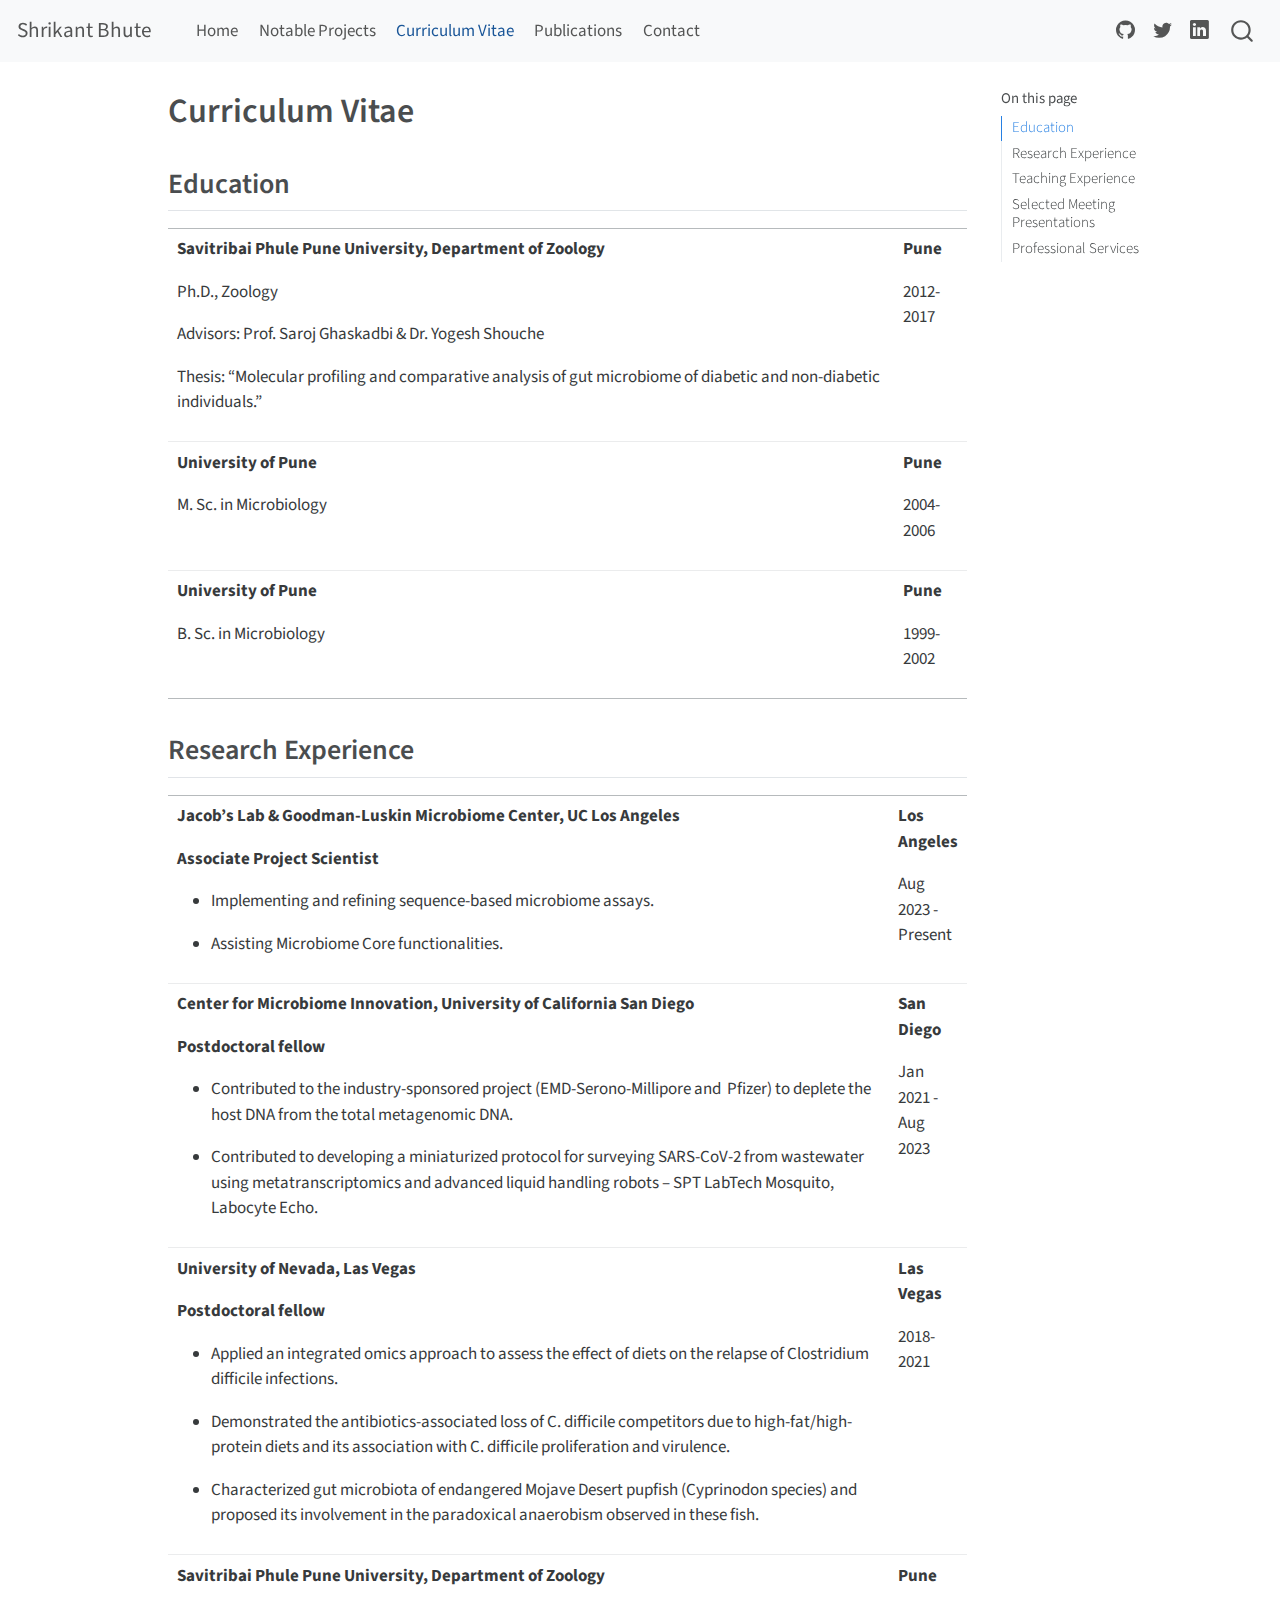
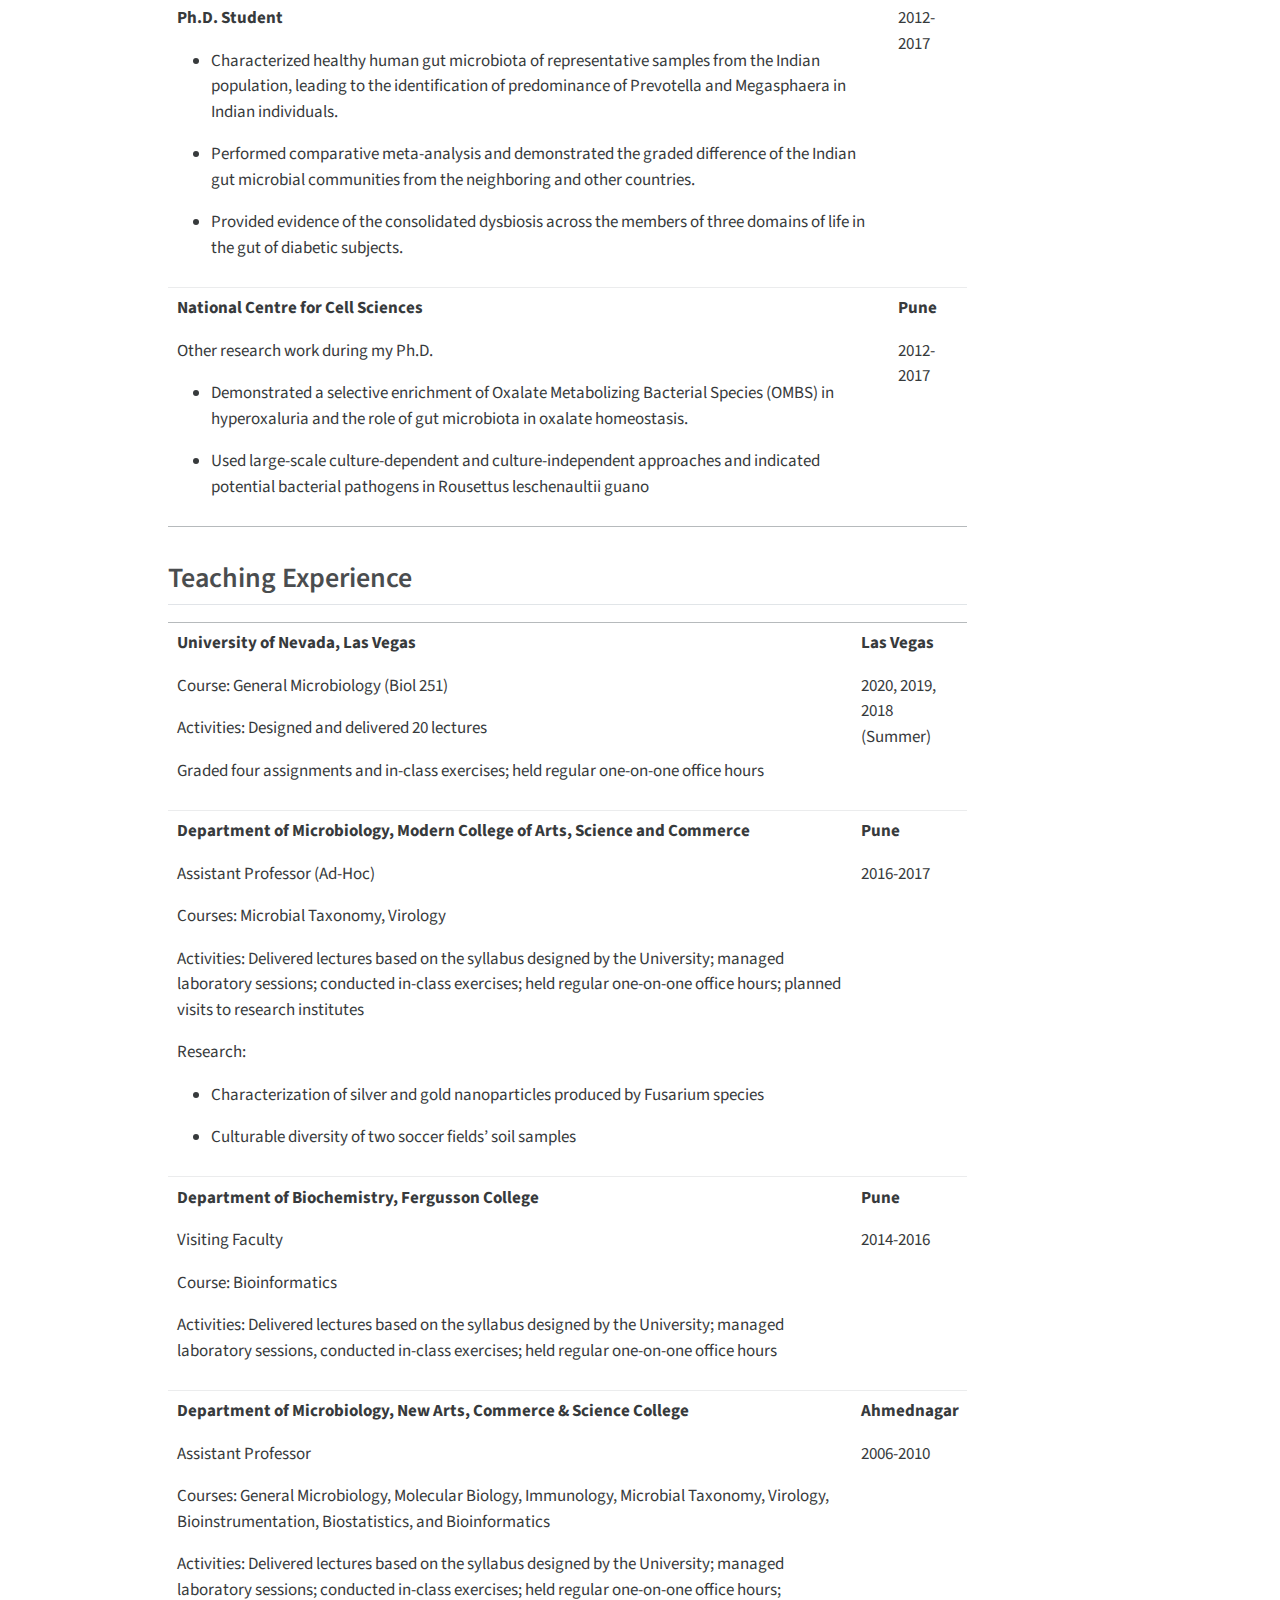
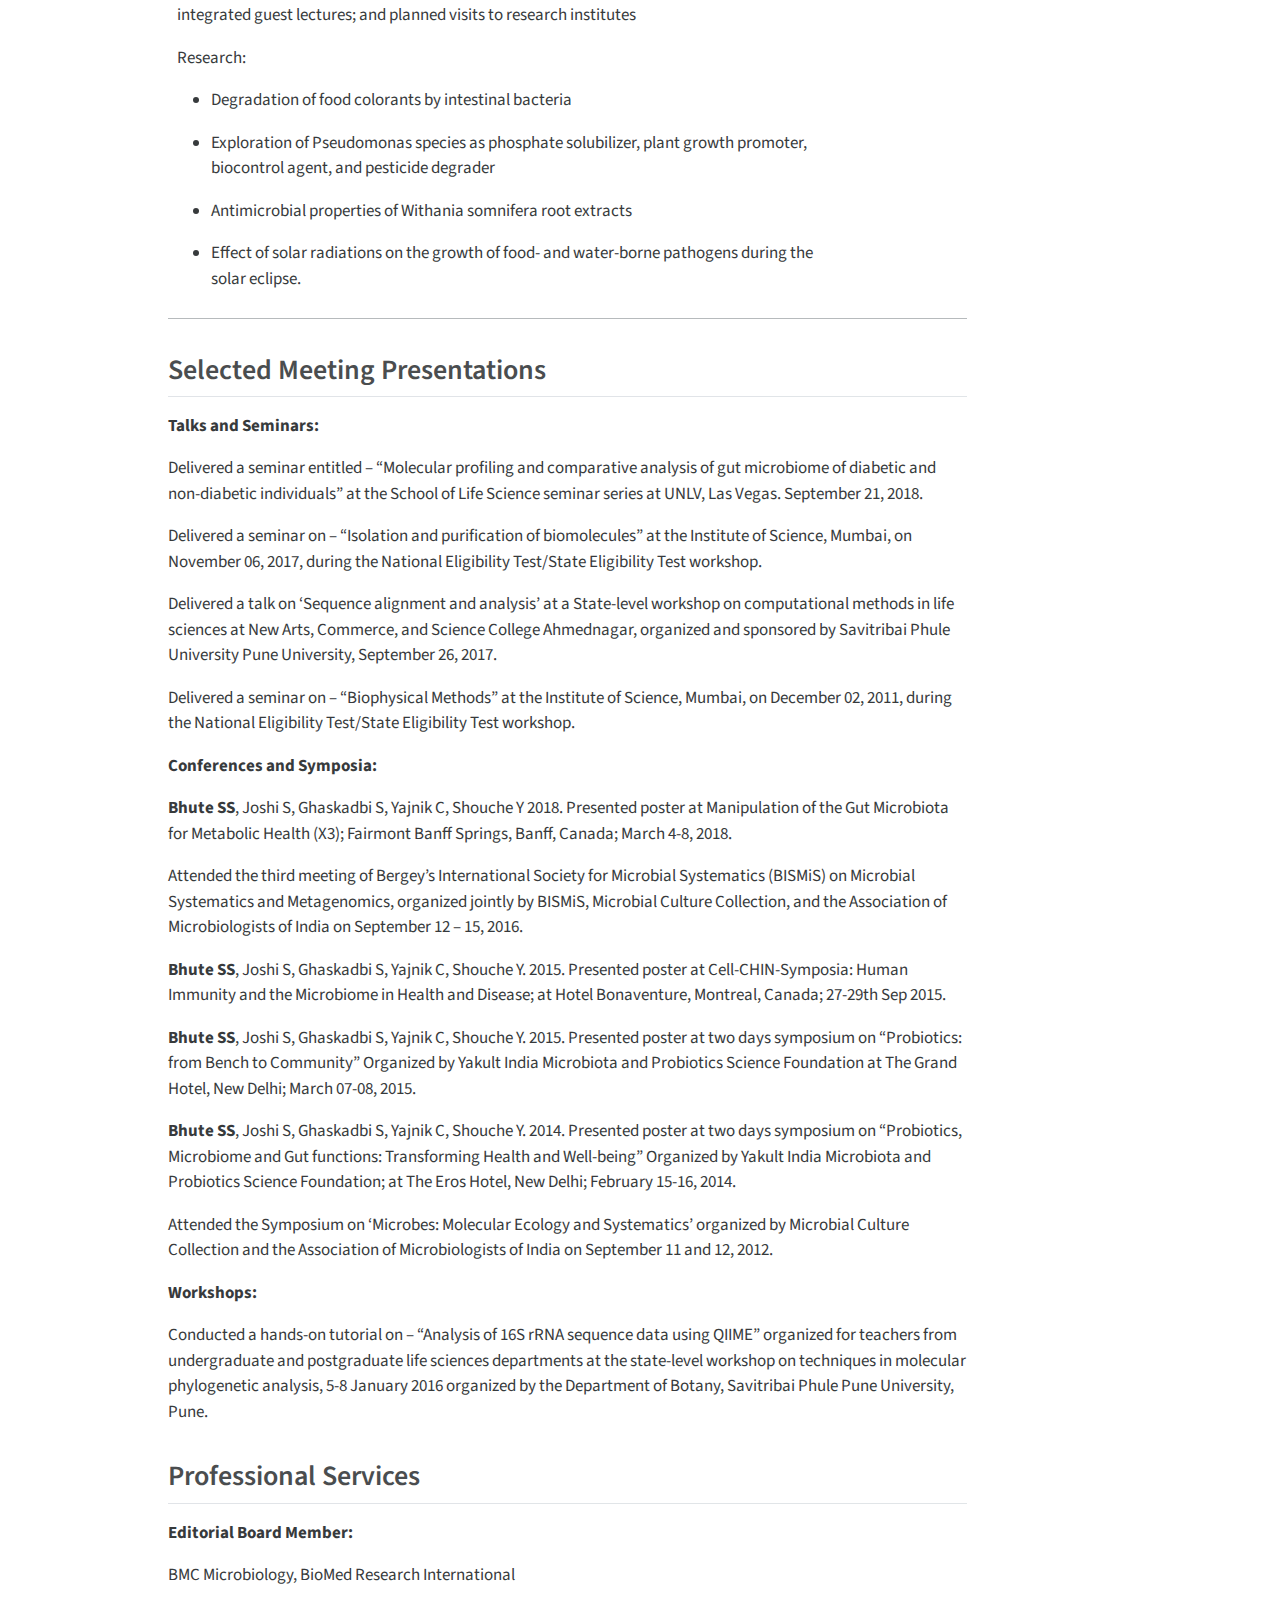
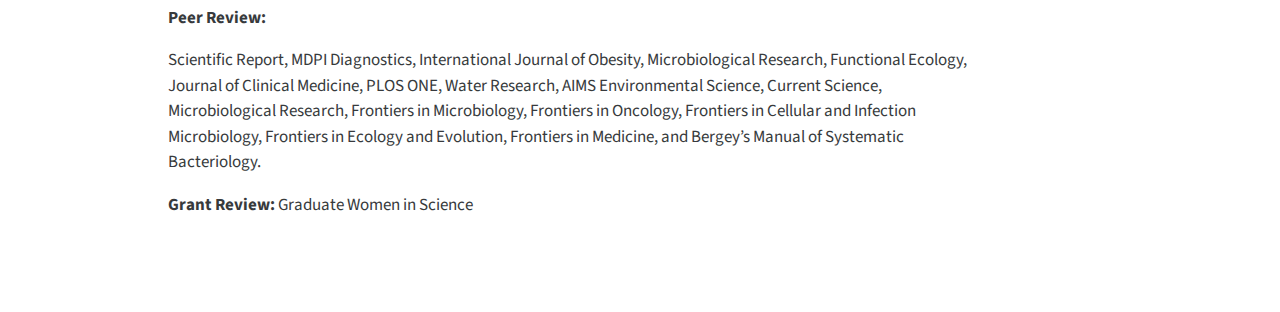
<file: docs/CV.html>
<!DOCTYPE html>
<html xmlns="http://www.w3.org/1999/xhtml" lang="en" xml:lang="en"><head>

<meta charset="utf-8">
<meta name="generator" content="quarto-1.3.433">

<meta name="viewport" content="width=device-width, initial-scale=1.0, user-scalable=yes">


<title>Shrikant Bhute - Curriculum Vitae</title>
<style>
code{white-space: pre-wrap;}
span.smallcaps{font-variant: small-caps;}
div.columns{display: flex; gap: min(4vw, 1.5em);}
div.column{flex: auto; overflow-x: auto;}
div.hanging-indent{margin-left: 1.5em; text-indent: -1.5em;}
ul.task-list{list-style: none;}
ul.task-list li input[type="checkbox"] {
  width: 0.8em;
  margin: 0 0.8em 0.2em -1em; /* quarto-specific, see https://github.com/quarto-dev/quarto-cli/issues/4556 */ 
  vertical-align: middle;
}
</style>


<script src="site_libs/quarto-nav/quarto-nav.js"></script>
<script src="site_libs/quarto-nav/headroom.min.js"></script>
<script src="site_libs/clipboard/clipboard.min.js"></script>
<script src="site_libs/quarto-search/autocomplete.umd.js"></script>
<script src="site_libs/quarto-search/fuse.min.js"></script>
<script src="site_libs/quarto-search/quarto-search.js"></script>
<meta name="quarto:offset" content="./">
<script src="site_libs/quarto-html/quarto.js"></script>
<script src="site_libs/quarto-html/popper.min.js"></script>
<script src="site_libs/quarto-html/tippy.umd.min.js"></script>
<script src="site_libs/quarto-html/anchor.min.js"></script>
<link href="site_libs/quarto-html/tippy.css" rel="stylesheet">
<link href="site_libs/quarto-html/quarto-syntax-highlighting.css" rel="stylesheet" id="quarto-text-highlighting-styles">
<script src="site_libs/bootstrap/bootstrap.min.js"></script>
<link href="site_libs/bootstrap/bootstrap-icons.css" rel="stylesheet">
<link href="site_libs/bootstrap/bootstrap.min.css" rel="stylesheet" id="quarto-bootstrap" data-mode="light">
<script id="quarto-search-options" type="application/json">{
  "location": "navbar",
  "copy-button": false,
  "collapse-after": 3,
  "panel-placement": "end",
  "type": "overlay",
  "limit": 20,
  "language": {
    "search-no-results-text": "No results",
    "search-matching-documents-text": "matching documents",
    "search-copy-link-title": "Copy link to search",
    "search-hide-matches-text": "Hide additional matches",
    "search-more-match-text": "more match in this document",
    "search-more-matches-text": "more matches in this document",
    "search-clear-button-title": "Clear",
    "search-detached-cancel-button-title": "Cancel",
    "search-submit-button-title": "Submit",
    "search-label": "Search"
  }
}</script>


<link rel="stylesheet" href="styles.css">
</head>

<body class="nav-fixed">


<div id="quarto-search-results"></div>
  <header id="quarto-header" class="headroom fixed-top">
    <nav class="navbar navbar-expand-lg navbar-dark ">
      <div class="navbar-container container-fluid">
      <div class="navbar-brand-container">
    <a class="navbar-brand" href="./index.html">
    <span class="navbar-title">Shrikant Bhute</span>
    </a>
  </div>
            <div id="quarto-search" class="" title="Search"></div>
          <button class="navbar-toggler" type="button" data-bs-toggle="collapse" data-bs-target="#navbarCollapse" aria-controls="navbarCollapse" aria-expanded="false" aria-label="Toggle navigation" onclick="if (window.quartoToggleHeadroom) { window.quartoToggleHeadroom(); }">
  <span class="navbar-toggler-icon"></span>
</button>
          <div class="collapse navbar-collapse" id="navbarCollapse">
            <ul class="navbar-nav navbar-nav-scroll me-auto">
  <li class="nav-item">
    <a class="nav-link" href="./index.html" rel="" target="">
 <span class="menu-text">Home</span></a>
  </li>  
  <li class="nav-item">
    <a class="nav-link" href="./Notable Projects.html" rel="" target="">
 <span class="menu-text">Notable Projects</span></a>
  </li>  
  <li class="nav-item">
    <a class="nav-link active" href="./CV.html" rel="" target="" aria-current="page">
 <span class="menu-text">Curriculum Vitae</span></a>
  </li>  
  <li class="nav-item">
    <a class="nav-link" href="./Publications.html" rel="" target="">
 <span class="menu-text">Publications</span></a>
  </li>  
  <li class="nav-item">
    <a class="nav-link" href="./Contact.html" rel="" target="">
 <span class="menu-text">Contact</span></a>
  </li>  
</ul>
            <ul class="navbar-nav navbar-nav-scroll ms-auto">
  <li class="nav-item compact">
    <a class="nav-link" href="https://github.com/shrikantbhute" rel="" target=""><i class="bi bi-github" role="img">
</i> 
 <span class="menu-text"></span></a>
  </li>  
  <li class="nav-item compact">
    <a class="nav-link" href="https://twitter.com/bhuteshrikant" rel="" target=""><i class="bi bi-twitter" role="img">
</i> 
 <span class="menu-text"></span></a>
  </li>  
  <li class="nav-item compact">
    <a class="nav-link" href="https://linkedin.com/in/shrikantbhute" rel="" target=""><i class="bi bi-linkedin" role="img">
</i> 
 <span class="menu-text"></span></a>
  </li>  
</ul>
            <div class="quarto-navbar-tools">
</div>
          </div> <!-- /navcollapse -->
      </div> <!-- /container-fluid -->
    </nav>
</header>
<!-- content -->
<div id="quarto-content" class="quarto-container page-columns page-rows-contents page-layout-article page-navbar">
<!-- sidebar -->
<!-- margin-sidebar -->
    <div id="quarto-margin-sidebar" class="sidebar margin-sidebar">
        <nav id="TOC" role="doc-toc" class="toc-active">
    <h2 id="toc-title">On this page</h2>
   
  <ul>
  <li><a href="#education" id="toc-education" class="nav-link active" data-scroll-target="#education">Education</a></li>
  <li><a href="#research-experience" id="toc-research-experience" class="nav-link" data-scroll-target="#research-experience">Research Experience</a></li>
  <li><a href="#teaching-experience" id="toc-teaching-experience" class="nav-link" data-scroll-target="#teaching-experience">Teaching Experience</a></li>
  <li><a href="#selected-meeting-presentations" id="toc-selected-meeting-presentations" class="nav-link" data-scroll-target="#selected-meeting-presentations">Selected Meeting Presentations</a></li>
  <li><a href="#professional-services" id="toc-professional-services" class="nav-link" data-scroll-target="#professional-services">Professional Services</a></li>
  </ul>
</nav>
    </div>
<!-- main -->
<main class="content" id="quarto-document-content">

<header id="title-block-header" class="quarto-title-block default">
<div class="quarto-title">
<h1 class="title">Curriculum Vitae</h1>
</div>



<div class="quarto-title-meta">

    
  
    
  </div>
  

</header>

<section id="education" class="level2">
<h2 class="anchored" data-anchor-id="education">Education</h2>
<table class="table">
<colgroup>
<col style="width: 90%">
<col style="width: 9%">
</colgroup>
<tbody>
<tr class="odd">
<td><p><strong>Savitribai Phule Pune University, Department of Zoology</strong></p>
<p>Ph.D., Zoology</p>
<p>Advisors: Prof.&nbsp;Saroj Ghaskadbi &amp; Dr.&nbsp;Yogesh Shouche</p>
<p>Thesis: “Molecular profiling and comparative analysis of gut microbiome of diabetic and non-diabetic individuals.”</p></td>
<td><p><strong>Pune</strong></p>
<p>2012-2017</p></td>
</tr>
<tr class="even">
<td><p><strong>University of Pune</strong></p>
<p>M. Sc. in Microbiology</p></td>
<td><p><strong>Pune</strong></p>
<p>2004-2006</p></td>
</tr>
<tr class="odd">
<td><p><strong>University of Pune</strong></p>
<p>B. Sc. in Microbiology</p></td>
<td><p><strong>Pune</strong></p>
<p>1999-2002</p></td>
</tr>
</tbody>
</table>
</section>
<section id="research-experience" class="level2">
<h2 class="anchored" data-anchor-id="research-experience">Research Experience</h2>
<table class="table">
<colgroup>
<col style="width: 90%">
<col style="width: 9%">
</colgroup>
<tbody>
<tr class="odd">
<td><p><strong>Jacob’s Lab &amp; Goodman-Luskin Microbiome Center, UC Los Angeles</strong></p>
<p><strong>Associate Project Scientist</strong></p>
<ul>
<li><p>Implementing and refining sequence-based microbiome assays.</p></li>
<li><p>Assisting Microbiome Core functionalities.</p></li>
</ul></td>
<td><p><strong>Los Angeles</strong></p>
<p>Aug 2023 - Present</p></td>
</tr>
<tr class="even">
<td><p><strong>Center for Microbiome Innovation, University of California San Diego</strong></p>
<p><strong>Postdoctoral fellow</strong></p>
<ul>
<li><p>Contributed to the industry-sponsored project (EMD-Serono-Millipore and&nbsp; Pfizer) to deplete the host DNA from the total metagenomic DNA.</p></li>
<li><p>Contributed to developing a miniaturized protocol for surveying SARS-CoV-2 from wastewater using metatranscriptomics and advanced liquid handling robots – SPT LabTech Mosquito, Labocyte Echo.</p></li>
</ul></td>
<td><p><strong>San Diego</strong></p>
<p>Jan 2021 - Aug 2023</p></td>
</tr>
<tr class="odd">
<td><p><strong>University of Nevada, Las Vegas</strong></p>
<p><strong>Postdoctoral fellow</strong></p>
<ul>
<li><p>Applied an integrated omics approach to assess the effect of diets on the relapse of Clostridium difficile infections.</p></li>
<li><p>Demonstrated the antibiotics-associated loss of C. difficile competitors due to high-fat/high-protein diets and its association with C. difficile proliferation and virulence.</p></li>
<li><p>Characterized gut microbiota of endangered Mojave Desert pupfish (Cyprinodon species) and proposed its involvement in the paradoxical anaerobism observed in these fish.</p></li>
</ul></td>
<td><p><strong>Las Vegas</strong></p>
<p>2018- 2021</p></td>
</tr>
<tr class="even">
<td><p><strong>Savitribai Phule Pune University, Department of Zoology</strong></p>
<p><strong>Ph.D.&nbsp;Student</strong></p>
<ul>
<li><p>Characterized healthy human gut microbiota of representative samples from the Indian population, leading to the identification of predominance of Prevotella and Megasphaera in Indian individuals.</p></li>
<li><p>Performed comparative meta-analysis and demonstrated the graded difference of the Indian gut microbial communities from the neighboring and other countries.</p></li>
<li><p>Provided evidence of the consolidated dysbiosis across the members of three domains of life in the gut of diabetic subjects.</p></li>
</ul></td>
<td><p><strong>Pune</strong></p>
<p>2012-2017</p></td>
</tr>
<tr class="odd">
<td><p><strong>National Centre for Cell Sciences</strong></p>
<p>Other research work during my Ph.D.</p>
<ul>
<li><p>Demonstrated a selective enrichment of Oxalate Metabolizing Bacterial Species (OMBS) in hyperoxaluria and the role of gut microbiota in oxalate homeostasis.</p></li>
<li><p>Used large-scale culture-dependent and culture-independent approaches and indicated potential bacterial pathogens in Rousettus leschenaultii guano</p></li>
</ul></td>
<td><p><strong>Pune</strong></p>
<p>2012-2017</p></td>
</tr>
</tbody>
</table>
</section>
<section id="teaching-experience" class="level2">
<h2 class="anchored" data-anchor-id="teaching-experience">Teaching Experience</h2>
<table class="table">
<colgroup>
<col style="width: 89%">
<col style="width: 10%">
</colgroup>
<tbody>
<tr class="odd">
<td><p><strong>University of Nevada, Las Vegas</strong></p>
<p>Course: General Microbiology (Biol 251)</p>
<p>Activities: Designed and delivered 20 lectures</p>
<p>Graded four assignments and in-class exercises; held regular one-on-one office hours</p></td>
<td><p><strong>Las Vegas</strong></p>
<p>2020, 2019, 2018 (Summer)</p></td>
</tr>
<tr class="even">
<td><p><strong>Department of Microbiology, Modern College of Arts, Science and Commerce</strong></p>
<p>Assistant Professor (Ad-Hoc)</p>
<p>Courses: Microbial Taxonomy, Virology</p>
<p>Activities: Delivered lectures based on the syllabus designed by the University; managed laboratory sessions; conducted in-class exercises; held regular one-on-one office hours; planned visits to research institutes</p>
<p>Research:</p>
<ul>
<li><p>Characterization of silver and gold nanoparticles produced by Fusarium species</p></li>
<li><p>Culturable diversity of two soccer fields’ soil samples</p></li>
</ul></td>
<td><p><strong>Pune</strong></p>
<p>2016-2017</p></td>
</tr>
<tr class="odd">
<td><p><strong>Department of Biochemistry, Fergusson College</strong></p>
<p>Visiting Faculty</p>
<p>Course: Bioinformatics</p>
<p>Activities: Delivered lectures based on the syllabus designed by the University; managed laboratory sessions, conducted in-class exercises; held regular one-on-one office hours</p></td>
<td><p><strong>Pune</strong></p>
<p>2014-2016</p></td>
</tr>
<tr class="even">
<td><p><strong>Department of Microbiology, New Arts, Commerce &amp; Science College</strong></p>
<p>Assistant Professor</p>
<p>Courses: General Microbiology, Molecular Biology, Immunology, Microbial Taxonomy, Virology, Bioinstrumentation, Biostatistics, and Bioinformatics</p>
<p>Activities: Delivered lectures based on the syllabus designed by the University; managed laboratory sessions; conducted in-class exercises; held regular one-on-one office hours; integrated guest lectures; and planned visits to research institutes</p>
<p>Research:</p>
<ul>
<li><p>Degradation of food colorants by intestinal bacteria</p></li>
<li><p>Exploration of Pseudomonas species as phosphate solubilizer, plant growth promoter, biocontrol agent, and pesticide degrader</p></li>
<li><p>Antimicrobial properties of Withania somnifera root extracts</p></li>
<li><p>Effect of solar radiations on the growth of food- and water-borne pathogens during the solar eclipse.</p></li>
</ul></td>
<td><p><strong>Ahmednagar</strong></p>
<p>2006-2010</p></td>
</tr>
</tbody>
</table>
</section>
<section id="selected-meeting-presentations" class="level2">
<h2 class="anchored" data-anchor-id="selected-meeting-presentations">Selected Meeting Presentations</h2>
<p><strong>Talks and Seminars:</strong></p>
<p>Delivered a seminar entitled – “Molecular profiling and comparative analysis of gut microbiome of diabetic and non-diabetic individuals” at the School of Life Science seminar series at UNLV, Las Vegas. September 21, 2018.</p>
<p>Delivered a seminar on – “Isolation and purification of biomolecules” at the Institute of Science, Mumbai, on November 06, 2017, during the National Eligibility Test/State Eligibility Test workshop.</p>
<p>Delivered a talk on ‘Sequence alignment and analysis’ at a State-level workshop on computational methods in life sciences at New Arts, Commerce, and Science College Ahmednagar, organized and sponsored by Savitribai Phule University Pune University, September 26, 2017.</p>
<p>Delivered a seminar on – “Biophysical Methods” at the Institute of Science, Mumbai, on December 02, 2011, during the National Eligibility Test/State Eligibility Test workshop.</p>
<p><strong>Conferences and Symposia:</strong></p>
<p><strong>Bhute SS</strong>, Joshi S, Ghaskadbi S, Yajnik C, Shouche Y 2018. Presented poster at Manipulation of the Gut Microbiota for Metabolic Health (X3); Fairmont Banff Springs, Banff, Canada; March 4-8, 2018.</p>
<p>Attended the third meeting of Bergey’s International Society for Microbial Systematics (BISMiS) on Microbial Systematics and Metagenomics, organized jointly by BISMiS, Microbial Culture Collection, and the Association of Microbiologists of India on September 12 – 15, 2016.</p>
<p><strong>Bhute SS</strong>, Joshi S, Ghaskadbi S, Yajnik C, Shouche Y. 2015. Presented poster at Cell-CHIN-Symposia: Human Immunity and the Microbiome in Health and Disease; at Hotel Bonaventure, Montreal, Canada; 27-29th Sep 2015.</p>
<p><strong>Bhute SS</strong>, Joshi S, Ghaskadbi S, Yajnik C, Shouche Y. 2015. Presented poster at two days symposium on “Probiotics: from Bench to Community” Organized by Yakult India Microbiota and Probiotics Science Foundation at The Grand Hotel, New Delhi; March 07-08, 2015.&nbsp;</p>
<p><strong>Bhute SS</strong>, Joshi S, Ghaskadbi S, Yajnik C, Shouche Y. 2014. Presented poster at two days symposium on “Probiotics, Microbiome and Gut functions: Transforming Health and Well-being” Organized by Yakult India Microbiota and Probiotics Science Foundation; at The Eros Hotel, New Delhi; February 15-16, 2014.&nbsp;</p>
<p>Attended the Symposium on ‘Microbes: Molecular Ecology and Systematics’ organized by Microbial Culture Collection and the Association of Microbiologists of India on September 11 and 12, 2012.</p>
<p><strong>Workshops:</strong></p>
<p>Conducted a hands-on tutorial on – “Analysis of 16S rRNA sequence data using QIIME” organized for teachers from undergraduate and postgraduate life sciences departments at the state-level workshop on techniques in molecular phylogenetic analysis, 5-8 January 2016 organized by the Department of Botany, Savitribai Phule Pune University, Pune.</p>
</section>
<section id="professional-services" class="level2">
<h2 class="anchored" data-anchor-id="professional-services">Professional Services</h2>
<p><strong>Editorial Board Member:</strong></p>
<p>BMC Microbiology, BioMed Research International</p>
<p><strong>Peer Review:</strong></p>
<p>Scientific Report, MDPI Diagnostics, International Journal of Obesity, Microbiological Research, Functional Ecology, Journal of Clinical Medicine, PLOS ONE, Water Research, AIMS Environmental Science, Current Science, Microbiological Research, Frontiers in Microbiology, Frontiers in Oncology, Frontiers in Cellular and Infection Microbiology, Frontiers in Ecology and Evolution, Frontiers in Medicine, and Bergey’s Manual of Systematic Bacteriology.</p>
<p><strong>Grant Review:</strong> Graduate Women in Science</p>


</section>

</main> <!-- /main -->
<script id="quarto-html-after-body" type="application/javascript">
window.document.addEventListener("DOMContentLoaded", function (event) {
  const toggleBodyColorMode = (bsSheetEl) => {
    const mode = bsSheetEl.getAttribute("data-mode");
    const bodyEl = window.document.querySelector("body");
    if (mode === "dark") {
      bodyEl.classList.add("quarto-dark");
      bodyEl.classList.remove("quarto-light");
    } else {
      bodyEl.classList.add("quarto-light");
      bodyEl.classList.remove("quarto-dark");
    }
  }
  const toggleBodyColorPrimary = () => {
    const bsSheetEl = window.document.querySelector("link#quarto-bootstrap");
    if (bsSheetEl) {
      toggleBodyColorMode(bsSheetEl);
    }
  }
  toggleBodyColorPrimary();  
  const icon = "";
  const anchorJS = new window.AnchorJS();
  anchorJS.options = {
    placement: 'right',
    icon: icon
  };
  anchorJS.add('.anchored');
  const isCodeAnnotation = (el) => {
    for (const clz of el.classList) {
      if (clz.startsWith('code-annotation-')) {                     
        return true;
      }
    }
    return false;
  }
  const clipboard = new window.ClipboardJS('.code-copy-button', {
    text: function(trigger) {
      const codeEl = trigger.previousElementSibling.cloneNode(true);
      for (const childEl of codeEl.children) {
        if (isCodeAnnotation(childEl)) {
          childEl.remove();
        }
      }
      return codeEl.innerText;
    }
  });
  clipboard.on('success', function(e) {
    // button target
    const button = e.trigger;
    // don't keep focus
    button.blur();
    // flash "checked"
    button.classList.add('code-copy-button-checked');
    var currentTitle = button.getAttribute("title");
    button.setAttribute("title", "Copied!");
    let tooltip;
    if (window.bootstrap) {
      button.setAttribute("data-bs-toggle", "tooltip");
      button.setAttribute("data-bs-placement", "left");
      button.setAttribute("data-bs-title", "Copied!");
      tooltip = new bootstrap.Tooltip(button, 
        { trigger: "manual", 
          customClass: "code-copy-button-tooltip",
          offset: [0, -8]});
      tooltip.show();    
    }
    setTimeout(function() {
      if (tooltip) {
        tooltip.hide();
        button.removeAttribute("data-bs-title");
        button.removeAttribute("data-bs-toggle");
        button.removeAttribute("data-bs-placement");
      }
      button.setAttribute("title", currentTitle);
      button.classList.remove('code-copy-button-checked');
    }, 1000);
    // clear code selection
    e.clearSelection();
  });
  function tippyHover(el, contentFn) {
    const config = {
      allowHTML: true,
      content: contentFn,
      maxWidth: 500,
      delay: 100,
      arrow: false,
      appendTo: function(el) {
          return el.parentElement;
      },
      interactive: true,
      interactiveBorder: 10,
      theme: 'quarto',
      placement: 'bottom-start'
    };
    window.tippy(el, config); 
  }
  const noterefs = window.document.querySelectorAll('a[role="doc-noteref"]');
  for (var i=0; i<noterefs.length; i++) {
    const ref = noterefs[i];
    tippyHover(ref, function() {
      // use id or data attribute instead here
      let href = ref.getAttribute('data-footnote-href') || ref.getAttribute('href');
      try { href = new URL(href).hash; } catch {}
      const id = href.replace(/^#\/?/, "");
      const note = window.document.getElementById(id);
      return note.innerHTML;
    });
  }
      let selectedAnnoteEl;
      const selectorForAnnotation = ( cell, annotation) => {
        let cellAttr = 'data-code-cell="' + cell + '"';
        let lineAttr = 'data-code-annotation="' +  annotation + '"';
        const selector = 'span[' + cellAttr + '][' + lineAttr + ']';
        return selector;
      }
      const selectCodeLines = (annoteEl) => {
        const doc = window.document;
        const targetCell = annoteEl.getAttribute("data-target-cell");
        const targetAnnotation = annoteEl.getAttribute("data-target-annotation");
        const annoteSpan = window.document.querySelector(selectorForAnnotation(targetCell, targetAnnotation));
        const lines = annoteSpan.getAttribute("data-code-lines").split(",");
        const lineIds = lines.map((line) => {
          return targetCell + "-" + line;
        })
        let top = null;
        let height = null;
        let parent = null;
        if (lineIds.length > 0) {
            //compute the position of the single el (top and bottom and make a div)
            const el = window.document.getElementById(lineIds[0]);
            top = el.offsetTop;
            height = el.offsetHeight;
            parent = el.parentElement.parentElement;
          if (lineIds.length > 1) {
            const lastEl = window.document.getElementById(lineIds[lineIds.length - 1]);
            const bottom = lastEl.offsetTop + lastEl.offsetHeight;
            height = bottom - top;
          }
          if (top !== null && height !== null && parent !== null) {
            // cook up a div (if necessary) and position it 
            let div = window.document.getElementById("code-annotation-line-highlight");
            if (div === null) {
              div = window.document.createElement("div");
              div.setAttribute("id", "code-annotation-line-highlight");
              div.style.position = 'absolute';
              parent.appendChild(div);
            }
            div.style.top = top - 2 + "px";
            div.style.height = height + 4 + "px";
            let gutterDiv = window.document.getElementById("code-annotation-line-highlight-gutter");
            if (gutterDiv === null) {
              gutterDiv = window.document.createElement("div");
              gutterDiv.setAttribute("id", "code-annotation-line-highlight-gutter");
              gutterDiv.style.position = 'absolute';
              const codeCell = window.document.getElementById(targetCell);
              const gutter = codeCell.querySelector('.code-annotation-gutter');
              gutter.appendChild(gutterDiv);
            }
            gutterDiv.style.top = top - 2 + "px";
            gutterDiv.style.height = height + 4 + "px";
          }
          selectedAnnoteEl = annoteEl;
        }
      };
      const unselectCodeLines = () => {
        const elementsIds = ["code-annotation-line-highlight", "code-annotation-line-highlight-gutter"];
        elementsIds.forEach((elId) => {
          const div = window.document.getElementById(elId);
          if (div) {
            div.remove();
          }
        });
        selectedAnnoteEl = undefined;
      };
      // Attach click handler to the DT
      const annoteDls = window.document.querySelectorAll('dt[data-target-cell]');
      for (const annoteDlNode of annoteDls) {
        annoteDlNode.addEventListener('click', (event) => {
          const clickedEl = event.target;
          if (clickedEl !== selectedAnnoteEl) {
            unselectCodeLines();
            const activeEl = window.document.querySelector('dt[data-target-cell].code-annotation-active');
            if (activeEl) {
              activeEl.classList.remove('code-annotation-active');
            }
            selectCodeLines(clickedEl);
            clickedEl.classList.add('code-annotation-active');
          } else {
            // Unselect the line
            unselectCodeLines();
            clickedEl.classList.remove('code-annotation-active');
          }
        });
      }
  const findCites = (el) => {
    const parentEl = el.parentElement;
    if (parentEl) {
      const cites = parentEl.dataset.cites;
      if (cites) {
        return {
          el,
          cites: cites.split(' ')
        };
      } else {
        return findCites(el.parentElement)
      }
    } else {
      return undefined;
    }
  };
  var bibliorefs = window.document.querySelectorAll('a[role="doc-biblioref"]');
  for (var i=0; i<bibliorefs.length; i++) {
    const ref = bibliorefs[i];
    const citeInfo = findCites(ref);
    if (citeInfo) {
      tippyHover(citeInfo.el, function() {
        var popup = window.document.createElement('div');
        citeInfo.cites.forEach(function(cite) {
          var citeDiv = window.document.createElement('div');
          citeDiv.classList.add('hanging-indent');
          citeDiv.classList.add('csl-entry');
          var biblioDiv = window.document.getElementById('ref-' + cite);
          if (biblioDiv) {
            citeDiv.innerHTML = biblioDiv.innerHTML;
          }
          popup.appendChild(citeDiv);
        });
        return popup.innerHTML;
      });
    }
  }
});
</script>
</div> <!-- /content -->



</body></html>
</file>
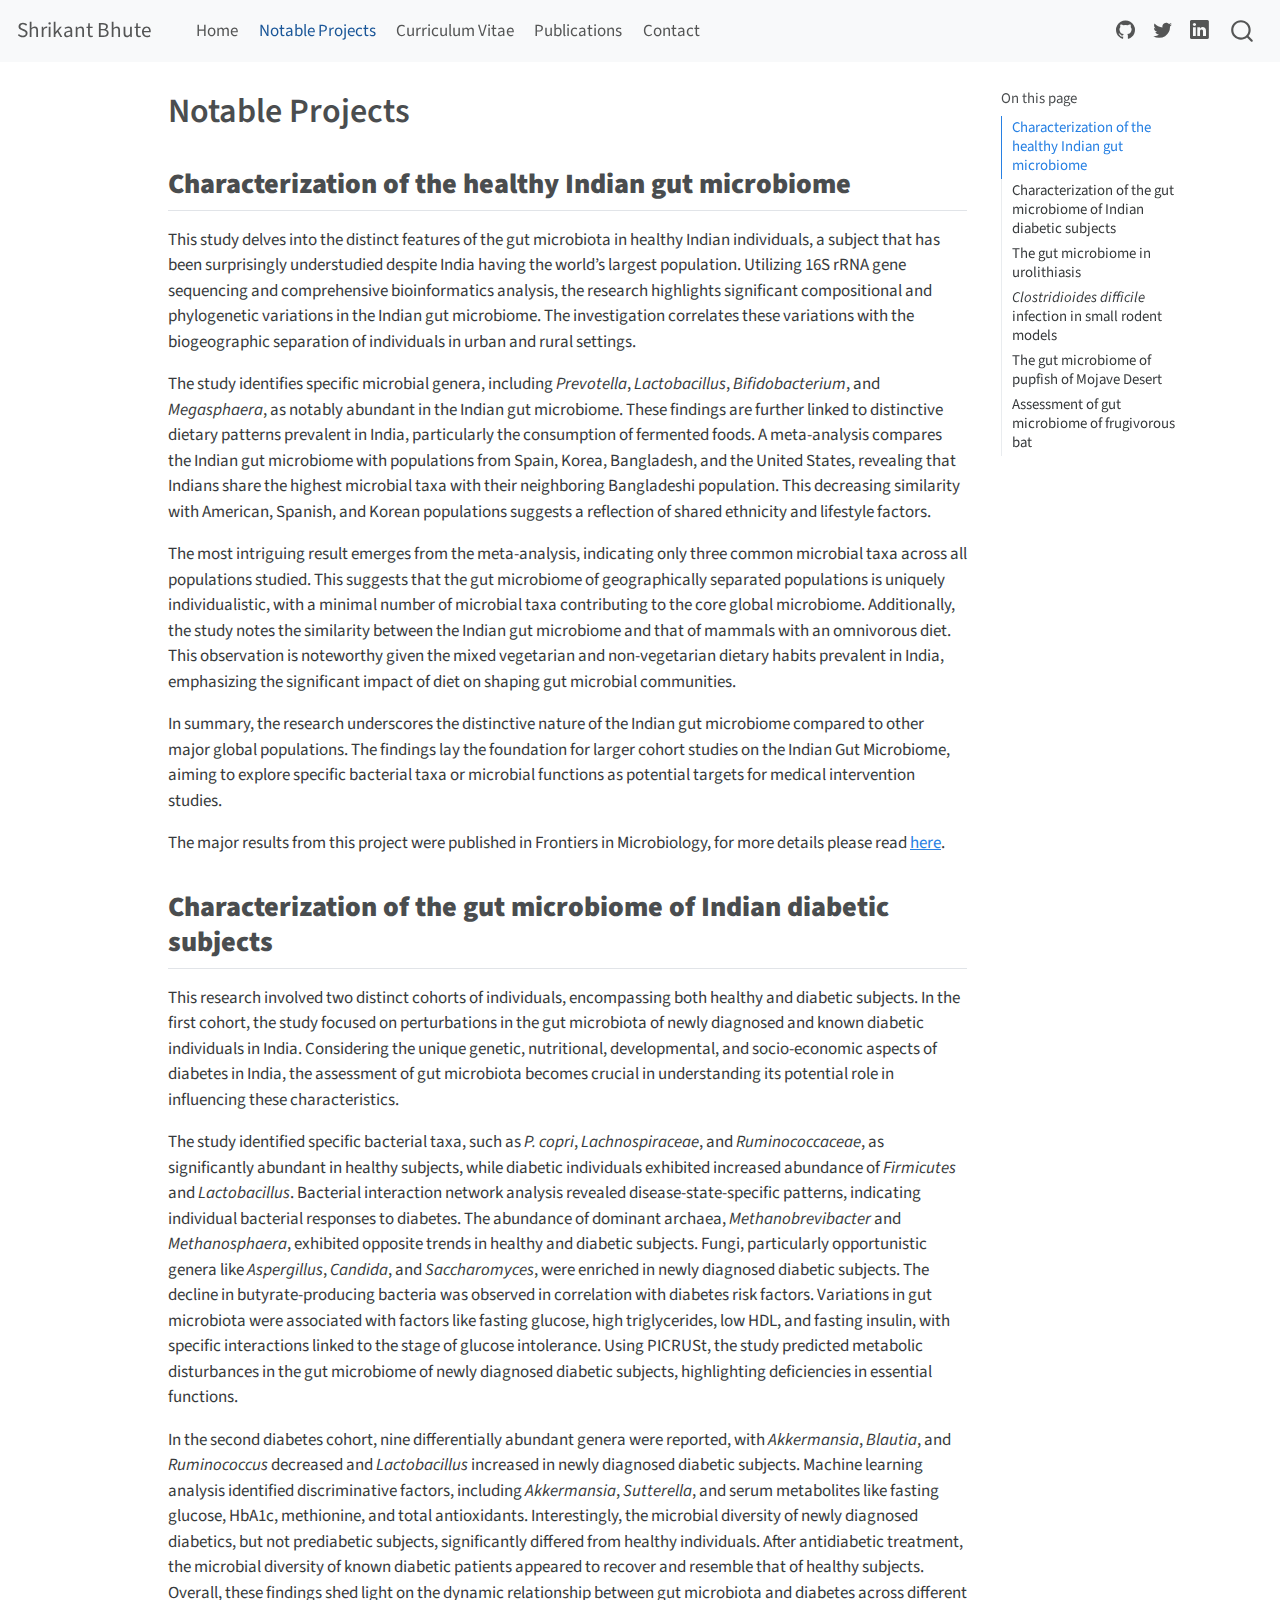
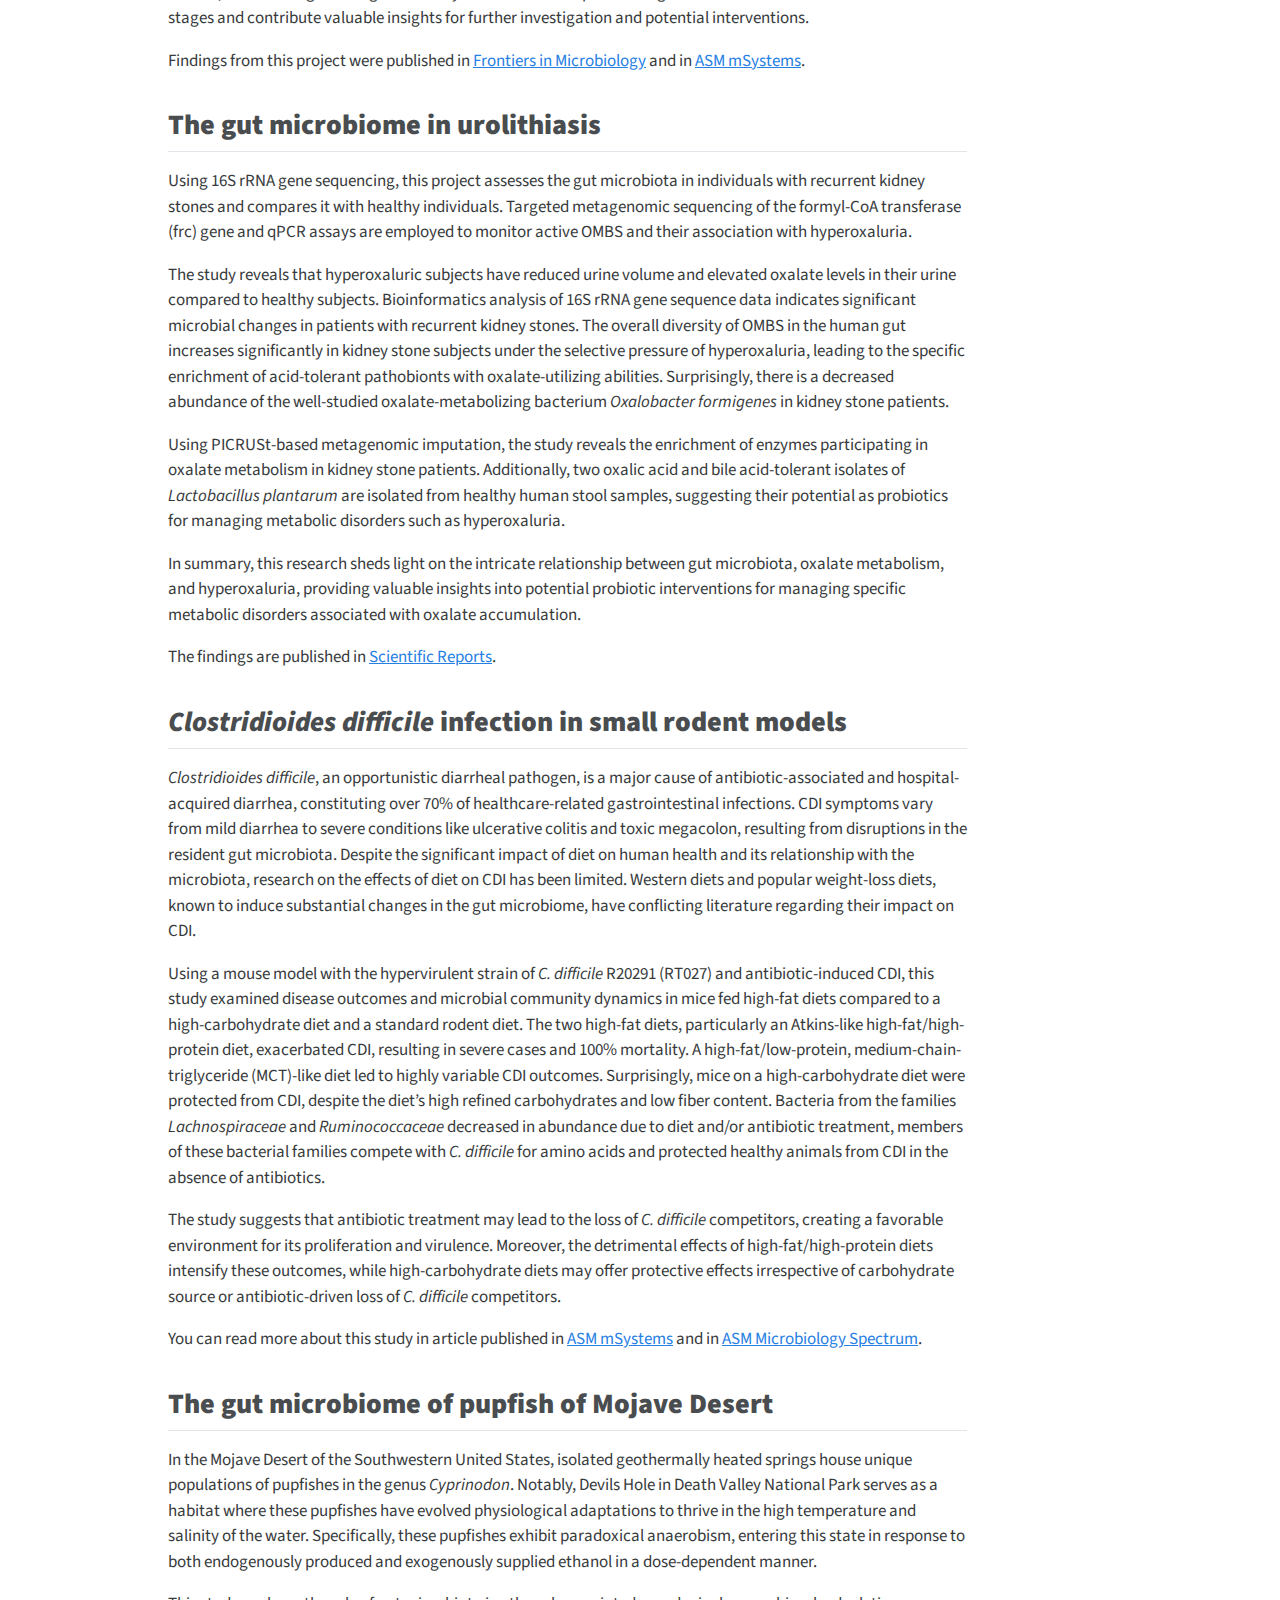
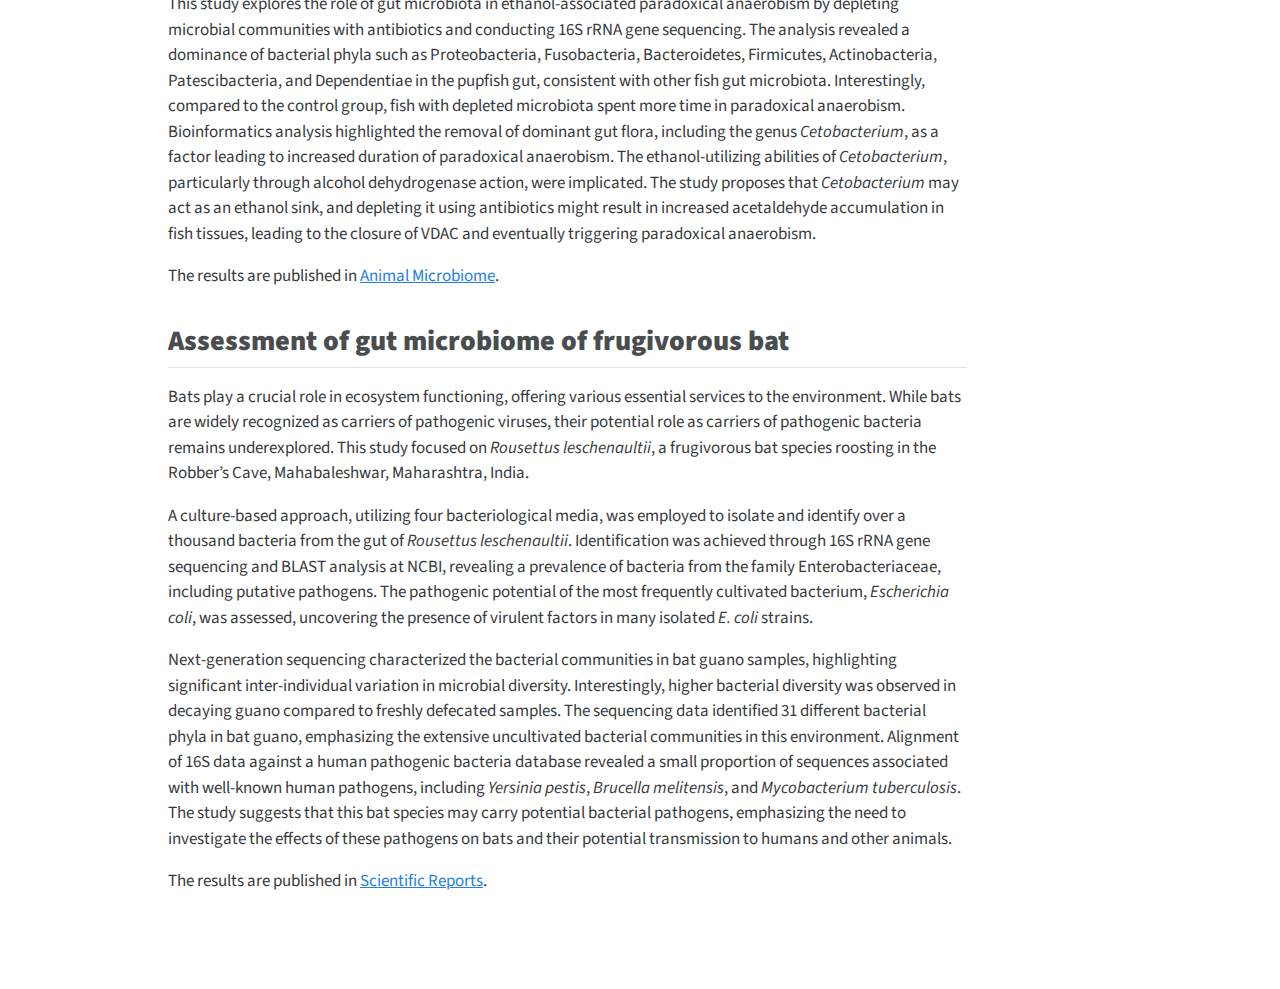
<file: docs/Notable Projects.html>
<!DOCTYPE html>
<html xmlns="http://www.w3.org/1999/xhtml" lang="en" xml:lang="en"><head>

<meta charset="utf-8">
<meta name="generator" content="quarto-1.3.433">

<meta name="viewport" content="width=device-width, initial-scale=1.0, user-scalable=yes">


<title>Shrikant Bhute - Notable Projects</title>
<style>
code{white-space: pre-wrap;}
span.smallcaps{font-variant: small-caps;}
div.columns{display: flex; gap: min(4vw, 1.5em);}
div.column{flex: auto; overflow-x: auto;}
div.hanging-indent{margin-left: 1.5em; text-indent: -1.5em;}
ul.task-list{list-style: none;}
ul.task-list li input[type="checkbox"] {
  width: 0.8em;
  margin: 0 0.8em 0.2em -1em; /* quarto-specific, see https://github.com/quarto-dev/quarto-cli/issues/4556 */ 
  vertical-align: middle;
}
</style>


<script src="site_libs/quarto-nav/quarto-nav.js"></script>
<script src="site_libs/quarto-nav/headroom.min.js"></script>
<script src="site_libs/clipboard/clipboard.min.js"></script>
<script src="site_libs/quarto-search/autocomplete.umd.js"></script>
<script src="site_libs/quarto-search/fuse.min.js"></script>
<script src="site_libs/quarto-search/quarto-search.js"></script>
<meta name="quarto:offset" content="./">
<script src="site_libs/quarto-html/quarto.js"></script>
<script src="site_libs/quarto-html/popper.min.js"></script>
<script src="site_libs/quarto-html/tippy.umd.min.js"></script>
<script src="site_libs/quarto-html/anchor.min.js"></script>
<link href="site_libs/quarto-html/tippy.css" rel="stylesheet">
<link href="site_libs/quarto-html/quarto-syntax-highlighting.css" rel="stylesheet" id="quarto-text-highlighting-styles">
<script src="site_libs/bootstrap/bootstrap.min.js"></script>
<link href="site_libs/bootstrap/bootstrap-icons.css" rel="stylesheet">
<link href="site_libs/bootstrap/bootstrap.min.css" rel="stylesheet" id="quarto-bootstrap" data-mode="light">
<script id="quarto-search-options" type="application/json">{
  "location": "navbar",
  "copy-button": false,
  "collapse-after": 3,
  "panel-placement": "end",
  "type": "overlay",
  "limit": 20,
  "language": {
    "search-no-results-text": "No results",
    "search-matching-documents-text": "matching documents",
    "search-copy-link-title": "Copy link to search",
    "search-hide-matches-text": "Hide additional matches",
    "search-more-match-text": "more match in this document",
    "search-more-matches-text": "more matches in this document",
    "search-clear-button-title": "Clear",
    "search-detached-cancel-button-title": "Cancel",
    "search-submit-button-title": "Submit",
    "search-label": "Search"
  }
}</script>


<link rel="stylesheet" href="styles.css">
</head>

<body class="nav-fixed">


<div id="quarto-search-results"></div>
  <header id="quarto-header" class="headroom fixed-top">
    <nav class="navbar navbar-expand-lg navbar-dark ">
      <div class="navbar-container container-fluid">
      <div class="navbar-brand-container">
    <a class="navbar-brand" href="./index.html">
    <span class="navbar-title">Shrikant Bhute</span>
    </a>
  </div>
            <div id="quarto-search" class="" title="Search"></div>
          <button class="navbar-toggler" type="button" data-bs-toggle="collapse" data-bs-target="#navbarCollapse" aria-controls="navbarCollapse" aria-expanded="false" aria-label="Toggle navigation" onclick="if (window.quartoToggleHeadroom) { window.quartoToggleHeadroom(); }">
  <span class="navbar-toggler-icon"></span>
</button>
          <div class="collapse navbar-collapse" id="navbarCollapse">
            <ul class="navbar-nav navbar-nav-scroll me-auto">
  <li class="nav-item">
    <a class="nav-link" href="./index.html" rel="" target="">
 <span class="menu-text">Home</span></a>
  </li>  
  <li class="nav-item">
    <a class="nav-link active" href="./Notable Projects.html" rel="" target="" aria-current="page">
 <span class="menu-text">Notable Projects</span></a>
  </li>  
  <li class="nav-item">
    <a class="nav-link" href="./CV.html" rel="" target="">
 <span class="menu-text">Curriculum Vitae</span></a>
  </li>  
  <li class="nav-item">
    <a class="nav-link" href="./Publications.html" rel="" target="">
 <span class="menu-text">Publications</span></a>
  </li>  
  <li class="nav-item">
    <a class="nav-link" href="./Contact.html" rel="" target="">
 <span class="menu-text">Contact</span></a>
  </li>  
</ul>
            <ul class="navbar-nav navbar-nav-scroll ms-auto">
  <li class="nav-item compact">
    <a class="nav-link" href="https://github.com/shrikantbhute" rel="" target=""><i class="bi bi-github" role="img">
</i> 
 <span class="menu-text"></span></a>
  </li>  
  <li class="nav-item compact">
    <a class="nav-link" href="https://twitter.com/bhuteshrikant" rel="" target=""><i class="bi bi-twitter" role="img">
</i> 
 <span class="menu-text"></span></a>
  </li>  
  <li class="nav-item compact">
    <a class="nav-link" href="https://linkedin.com/in/shrikantbhute" rel="" target=""><i class="bi bi-linkedin" role="img">
</i> 
 <span class="menu-text"></span></a>
  </li>  
</ul>
            <div class="quarto-navbar-tools">
</div>
          </div> <!-- /navcollapse -->
      </div> <!-- /container-fluid -->
    </nav>
</header>
<!-- content -->
<div id="quarto-content" class="quarto-container page-columns page-rows-contents page-layout-article page-navbar">
<!-- sidebar -->
<!-- margin-sidebar -->
    <div id="quarto-margin-sidebar" class="sidebar margin-sidebar">
        <nav id="TOC" role="doc-toc" class="toc-active">
    <h2 id="toc-title">On this page</h2>
   
  <ul>
  <li><a href="#characterization-of-the-healthy-indian-gut-microbiome" id="toc-characterization-of-the-healthy-indian-gut-microbiome" class="nav-link active" data-scroll-target="#characterization-of-the-healthy-indian-gut-microbiome"><strong>Characterization of the healthy Indian gut microbiome</strong></a></li>
  <li><a href="#characterization-of-the-gut-microbiome-of-indian-diabetic-subjects" id="toc-characterization-of-the-gut-microbiome-of-indian-diabetic-subjects" class="nav-link" data-scroll-target="#characterization-of-the-gut-microbiome-of-indian-diabetic-subjects"><strong>Characterization of the gut microbiome of Indian diabetic subjects</strong></a></li>
  <li><a href="#the-gut-microbiome-in-urolithiasis" id="toc-the-gut-microbiome-in-urolithiasis" class="nav-link" data-scroll-target="#the-gut-microbiome-in-urolithiasis"><strong>The gut microbiome in urolithiasis</strong></a></li>
  <li><a href="#clostridioides-difficile-infection-in-small-rodent-models" id="toc-clostridioides-difficile-infection-in-small-rodent-models" class="nav-link" data-scroll-target="#clostridioides-difficile-infection-in-small-rodent-models"><strong><em>Clostridioides difficile</em></strong> <strong>infection in small rodent models</strong></a></li>
  <li><a href="#the-gut-microbiome-of-pupfish-of-mojave-desert" id="toc-the-gut-microbiome-of-pupfish-of-mojave-desert" class="nav-link" data-scroll-target="#the-gut-microbiome-of-pupfish-of-mojave-desert"><strong>The gut microbiome of pupfish of Mojave Desert</strong></a></li>
  <li><a href="#assessment-of-gut-microbiome-of-frugivorous-bat" id="toc-assessment-of-gut-microbiome-of-frugivorous-bat" class="nav-link" data-scroll-target="#assessment-of-gut-microbiome-of-frugivorous-bat"><strong>Assessment of gut microbiome of frugivorous bat</strong></a></li>
  </ul>
</nav>
    </div>
<!-- main -->
<main class="content" id="quarto-document-content">

<header id="title-block-header" class="quarto-title-block default">
<div class="quarto-title">
<h1 class="title">Notable Projects</h1>
</div>



<div class="quarto-title-meta">

    
  
    
  </div>
  

</header>

<section id="characterization-of-the-healthy-indian-gut-microbiome" class="level2">
<h2 class="anchored" data-anchor-id="characterization-of-the-healthy-indian-gut-microbiome"><strong>Characterization of the healthy Indian gut microbiome</strong></h2>
<p>This study delves into the distinct features of the gut microbiota in healthy Indian individuals, a subject that has been surprisingly understudied despite India having the world’s largest population. Utilizing 16S rRNA gene sequencing and comprehensive bioinformatics analysis, the research highlights significant compositional and phylogenetic variations in the Indian gut microbiome. The investigation correlates these variations with the biogeographic separation of individuals in urban and rural settings.</p>
<p>The study identifies specific microbial genera, including <em>Prevotella</em>, <em>Lactobacillus</em>, <em>Bifidobacterium</em>, and <em>Megasphaera</em>, as notably abundant in the Indian gut microbiome. These findings are further linked to distinctive dietary patterns prevalent in India, particularly the consumption of fermented foods. A meta-analysis compares the Indian gut microbiome with populations from Spain, Korea, Bangladesh, and the United States, revealing that Indians share the highest microbial taxa with their neighboring Bangladeshi population. This decreasing similarity with American, Spanish, and Korean populations suggests a reflection of shared ethnicity and lifestyle factors.</p>
<p>The most intriguing result emerges from the meta-analysis, indicating only three common microbial taxa across all populations studied. This suggests that the gut microbiome of geographically separated populations is uniquely individualistic, with a minimal number of microbial taxa contributing to the core global microbiome. Additionally, the study notes the similarity between the Indian gut microbiome and that of mammals with an omnivorous diet. This observation is noteworthy given the mixed vegetarian and non-vegetarian dietary habits prevalent in India, emphasizing the significant impact of diet on shaping gut microbial communities.</p>
<p>In summary, the research underscores the distinctive nature of the Indian gut microbiome compared to other major global populations. The findings lay the foundation for larger cohort studies on the Indian Gut Microbiome, aiming to explore specific bacterial taxa or microbial functions as potential targets for medical intervention studies.</p>
<p>The major results from this project were published in Frontiers in Microbiology, for more details please read <a href="https://www.frontiersin.org/articles/10.3389/fmicb.2016.00660/full#h5">here</a>.</p>
</section>
<section id="characterization-of-the-gut-microbiome-of-indian-diabetic-subjects" class="level2">
<h2 class="anchored" data-anchor-id="characterization-of-the-gut-microbiome-of-indian-diabetic-subjects"><strong>Characterization of the gut microbiome of Indian diabetic subjects</strong></h2>
<p>This research involved two distinct cohorts of individuals, encompassing both healthy and diabetic subjects. In the first cohort, the study focused on perturbations in the gut microbiota of newly diagnosed and known diabetic individuals in India. Considering the unique genetic, nutritional, developmental, and socio-economic aspects of diabetes in India, the assessment of gut microbiota becomes crucial in understanding its potential role in influencing these characteristics.</p>
<p>The study identified specific bacterial taxa, such as <em>P. copri</em>, <em>Lachnospiraceae</em>, and <em>Ruminococcaceae</em>, as significantly abundant in healthy subjects, while diabetic individuals exhibited increased abundance of <em>Firmicutes</em> and <em>Lactobacillus</em>. Bacterial interaction network analysis revealed disease-state-specific patterns, indicating individual bacterial responses to diabetes. The abundance of dominant archaea, <em>Methanobrevibacter</em> and <em>Methanosphaera</em>, exhibited opposite trends in healthy and diabetic subjects. Fungi, particularly opportunistic genera like <em>Aspergillus</em>, <em>Candida</em>, and <em>Saccharomyces</em>, were enriched in newly diagnosed diabetic subjects. The decline in butyrate-producing bacteria was observed in correlation with diabetes risk factors. Variations in gut microbiota were associated with factors like fasting glucose, high triglycerides, low HDL, and fasting insulin, with specific interactions linked to the stage of glucose intolerance. Using PICRUSt, the study predicted metabolic disturbances in the gut microbiome of newly diagnosed diabetic subjects, highlighting deficiencies in essential functions.</p>
<p>In the second diabetes cohort, nine differentially abundant genera were reported, with <em>Akkermansia</em>, <em>Blautia</em>, and <em>Ruminococcus</em> decreased and <em>Lactobacillus</em> increased in newly diagnosed diabetic subjects. Machine learning analysis identified discriminative factors, including <em>Akkermansia</em>, <em>Sutterella</em>, and serum metabolites like fasting glucose, HbA1c, methionine, and total antioxidants. Interestingly, the microbial diversity of newly diagnosed diabetics, but not prediabetic subjects, significantly differed from healthy individuals. After antidiabetic treatment, the microbial diversity of known diabetic patients appeared to recover and resemble that of healthy subjects. Overall, these findings shed light on the dynamic relationship between gut microbiota and diabetes across different stages and contribute valuable insights for further investigation and potential interventions.</p>
<p>Findings from this project were published in <a href="https://www.frontiersin.org/articles/10.3389/fmicb.2017.00214/full">Frontiers in Microbiology</a> and in <a href="https://journals.asm.org/doi/full/10.1128/msystems.00578-19">ASM mSystems</a>.</p>
</section>
<section id="the-gut-microbiome-in-urolithiasis" class="level2">
<h2 class="anchored" data-anchor-id="the-gut-microbiome-in-urolithiasis"><strong>The gut microbiome in urolithiasis</strong></h2>
<p>Using 16S rRNA gene sequencing, this project assesses the gut microbiota in individuals with recurrent kidney stones and compares it with healthy individuals. Targeted metagenomic sequencing of the formyl-CoA transferase (frc) gene and qPCR assays are employed to monitor active OMBS and their association with hyperoxaluria.</p>
<p>The study reveals that hyperoxaluric subjects have reduced urine volume and elevated oxalate levels in their urine compared to healthy subjects. Bioinformatics analysis of 16S rRNA gene sequence data indicates significant microbial changes in patients with recurrent kidney stones. The overall diversity of OMBS in the human gut increases significantly in kidney stone subjects under the selective pressure of hyperoxaluria, leading to the specific enrichment of acid-tolerant pathobionts with oxalate-utilizing abilities. Surprisingly, there is a decreased abundance of the well-studied oxalate-metabolizing bacterium <em>Oxalobacter formigenes</em> in kidney stone patients.</p>
<p>Using PICRUSt-based metagenomic imputation, the study reveals the enrichment of enzymes participating in oxalate metabolism in kidney stone patients. Additionally, two oxalic acid and bile acid-tolerant isolates of <em>Lactobacillus plantarum</em> are isolated from healthy human stool samples, suggesting their potential as probiotics for managing metabolic disorders such as hyperoxaluria.</p>
<p>In summary, this research sheds light on the intricate relationship between gut microbiota, oxalate metabolism, and hyperoxaluria, providing valuable insights into potential probiotic interventions for managing specific metabolic disorders associated with oxalate accumulation.</p>
<p>The findings are published in <a href="https://www.nature.com/articles/srep34712%3C">Scientific Reports</a>.</p>
</section>
<section id="clostridioides-difficile-infection-in-small-rodent-models" class="level2">
<h2 class="anchored" data-anchor-id="clostridioides-difficile-infection-in-small-rodent-models"><strong><em>Clostridioides difficile</em></strong> <strong>infection in small rodent models</strong></h2>
<p><em>Clostridioides difficile</em>, an opportunistic diarrheal pathogen, is a major cause of antibiotic-associated and hospital-acquired diarrhea, constituting over 70% of healthcare-related gastrointestinal infections. CDI symptoms vary from mild diarrhea to severe conditions like ulcerative colitis and toxic megacolon, resulting from disruptions in the resident gut microbiota. Despite the significant impact of diet on human health and its relationship with the microbiota, research on the effects of diet on CDI has been limited. Western diets and popular weight-loss diets, known to induce substantial changes in the gut microbiome, have conflicting literature regarding their impact on CDI.</p>
<p>Using a mouse model with the hypervirulent strain of <em>C. difficile</em> R20291 (RT027) and antibiotic-induced CDI, this study examined disease outcomes and microbial community dynamics in mice fed high-fat diets compared to a high-carbohydrate diet and a standard rodent diet. The two high-fat diets, particularly an Atkins-like high-fat/high-protein diet, exacerbated CDI, resulting in severe cases and 100% mortality. A high-fat/low-protein, medium-chain-triglyceride (MCT)-like diet led to highly variable CDI outcomes. Surprisingly, mice on a high-carbohydrate diet were protected from CDI, despite the diet’s high refined carbohydrates and low fiber content. Bacteria from the families <em>Lachnospiraceae</em> and <em>Ruminococcaceae</em> decreased in abundance due to diet and/or antibiotic treatment, members of these bacterial families compete with <em>C. difficile</em> for amino acids and protected healthy animals from CDI in the absence of antibiotics.</p>
<p>The study suggests that antibiotic treatment may lead to the loss of <em>C. difficile</em> competitors, creating a favorable environment for its proliferation and virulence. Moreover, the detrimental effects of high-fat/high-protein diets intensify these outcomes, while high-carbohydrate diets may offer protective effects irrespective of carbohydrate source or antibiotic-driven loss of <em>C. difficile</em> competitors.</p>
<p>You can read more about this study in article published in <a href="https://journals.asm.org/doi/full/10.1128/msystems.00765-19">ASM mSystems</a> and in <a href="https://journals.asm.org/doi/full/10.1128/spectrum.01804-21">ASM Microbiology Spectrum</a>.</p>
</section>
<section id="the-gut-microbiome-of-pupfish-of-mojave-desert" class="level2">
<h2 class="anchored" data-anchor-id="the-gut-microbiome-of-pupfish-of-mojave-desert"><strong>The gut microbiome of pupfish of Mojave Desert</strong></h2>
<p>In the Mojave Desert of the Southwestern United States, isolated geothermally heated springs house unique populations of pupfishes in the genus <em>Cyprinodon</em>. Notably, Devils Hole in Death Valley National Park serves as a habitat where these pupfishes have evolved physiological adaptations to thrive in the high temperature and salinity of the water. Specifically, these pupfishes exhibit paradoxical anaerobism, entering this state in response to both endogenously produced and exogenously supplied ethanol in a dose-dependent manner.</p>
<p>This study explores the role of gut microbiota in ethanol-associated paradoxical anaerobism by depleting microbial communities with antibiotics and conducting 16S rRNA gene sequencing. The analysis revealed a dominance of bacterial phyla such as Proteobacteria, Fusobacteria, Bacteroidetes, Firmicutes, Actinobacteria, Patescibacteria, and Dependentiae in the pupfish gut, consistent with other fish gut microbiota. Interestingly, compared to the control group, fish with depleted microbiota spent more time in paradoxical anaerobism. Bioinformatics analysis highlighted the removal of dominant gut flora, including the genus <em>Cetobacterium</em>, as a factor leading to increased duration of paradoxical anaerobism. The ethanol-utilizing abilities of <em>Cetobacterium</em>, particularly through alcohol dehydrogenase action, were implicated. The study proposes that <em>Cetobacterium</em> may act as an ethanol sink, and depleting it using antibiotics might result in increased acetaldehyde accumulation in fish tissues, leading to the closure of VDAC and eventually triggering paradoxical anaerobism.</p>
<p>The results are published in <a href="https://animalmicrobiome.biomedcentral.com/articles/10.1186/s42523-020-00037-5">Animal Microbiome</a>.</p>
</section>
<section id="assessment-of-gut-microbiome-of-frugivorous-bat" class="level2">
<h2 class="anchored" data-anchor-id="assessment-of-gut-microbiome-of-frugivorous-bat"><strong>Assessment of gut microbiome of frugivorous bat</strong></h2>
<p>Bats play a crucial role in ecosystem functioning, offering various essential services to the environment. While bats are widely recognized as carriers of pathogenic viruses, their potential role as carriers of pathogenic bacteria remains underexplored. This study focused on <em>Rousettus leschenaultii</em>, a frugivorous bat species roosting in the Robber’s Cave, Mahabaleshwar, Maharashtra, India.</p>
<p>A culture-based approach, utilizing four bacteriological media, was employed to isolate and identify over a thousand bacteria from the gut of <em>Rousettus leschenaultii</em>. Identification was achieved through 16S rRNA gene sequencing and BLAST analysis at NCBI, revealing a prevalence of bacteria from the family Enterobacteriaceae, including putative pathogens. The pathogenic potential of the most frequently cultivated bacterium, <em>Escherichia coli</em>, was assessed, uncovering the presence of virulent factors in many isolated <em>E. coli</em> strains.</p>
<p>Next-generation sequencing characterized the bacterial communities in bat guano samples, highlighting significant inter-individual variation in microbial diversity. Interestingly, higher bacterial diversity was observed in decaying guano compared to freshly defecated samples. The sequencing data identified 31 different bacterial phyla in bat guano, emphasizing the extensive uncultivated bacterial communities in this environment. Alignment of 16S data against a human pathogenic bacteria database revealed a small proportion of sequences associated with well-known human pathogens, including <em>Yersinia pestis</em>, <em>Brucella melitensis</em>, and <em>Mycobacterium tuberculosis</em>. The study suggests that this bat species may carry potential bacterial pathogens, emphasizing the need to investigate the effects of these pathogens on bats and their potential transmission to humans and other animals.</p>
<p>The results are published in <a href="https://www.nature.com/articles/srep36948">Scientific Reports</a>.</p>


</section>

</main> <!-- /main -->
<script id="quarto-html-after-body" type="application/javascript">
window.document.addEventListener("DOMContentLoaded", function (event) {
  const toggleBodyColorMode = (bsSheetEl) => {
    const mode = bsSheetEl.getAttribute("data-mode");
    const bodyEl = window.document.querySelector("body");
    if (mode === "dark") {
      bodyEl.classList.add("quarto-dark");
      bodyEl.classList.remove("quarto-light");
    } else {
      bodyEl.classList.add("quarto-light");
      bodyEl.classList.remove("quarto-dark");
    }
  }
  const toggleBodyColorPrimary = () => {
    const bsSheetEl = window.document.querySelector("link#quarto-bootstrap");
    if (bsSheetEl) {
      toggleBodyColorMode(bsSheetEl);
    }
  }
  toggleBodyColorPrimary();  
  const icon = "";
  const anchorJS = new window.AnchorJS();
  anchorJS.options = {
    placement: 'right',
    icon: icon
  };
  anchorJS.add('.anchored');
  const isCodeAnnotation = (el) => {
    for (const clz of el.classList) {
      if (clz.startsWith('code-annotation-')) {                     
        return true;
      }
    }
    return false;
  }
  const clipboard = new window.ClipboardJS('.code-copy-button', {
    text: function(trigger) {
      const codeEl = trigger.previousElementSibling.cloneNode(true);
      for (const childEl of codeEl.children) {
        if (isCodeAnnotation(childEl)) {
          childEl.remove();
        }
      }
      return codeEl.innerText;
    }
  });
  clipboard.on('success', function(e) {
    // button target
    const button = e.trigger;
    // don't keep focus
    button.blur();
    // flash "checked"
    button.classList.add('code-copy-button-checked');
    var currentTitle = button.getAttribute("title");
    button.setAttribute("title", "Copied!");
    let tooltip;
    if (window.bootstrap) {
      button.setAttribute("data-bs-toggle", "tooltip");
      button.setAttribute("data-bs-placement", "left");
      button.setAttribute("data-bs-title", "Copied!");
      tooltip = new bootstrap.Tooltip(button, 
        { trigger: "manual", 
          customClass: "code-copy-button-tooltip",
          offset: [0, -8]});
      tooltip.show();    
    }
    setTimeout(function() {
      if (tooltip) {
        tooltip.hide();
        button.removeAttribute("data-bs-title");
        button.removeAttribute("data-bs-toggle");
        button.removeAttribute("data-bs-placement");
      }
      button.setAttribute("title", currentTitle);
      button.classList.remove('code-copy-button-checked');
    }, 1000);
    // clear code selection
    e.clearSelection();
  });
  function tippyHover(el, contentFn) {
    const config = {
      allowHTML: true,
      content: contentFn,
      maxWidth: 500,
      delay: 100,
      arrow: false,
      appendTo: function(el) {
          return el.parentElement;
      },
      interactive: true,
      interactiveBorder: 10,
      theme: 'quarto',
      placement: 'bottom-start'
    };
    window.tippy(el, config); 
  }
  const noterefs = window.document.querySelectorAll('a[role="doc-noteref"]');
  for (var i=0; i<noterefs.length; i++) {
    const ref = noterefs[i];
    tippyHover(ref, function() {
      // use id or data attribute instead here
      let href = ref.getAttribute('data-footnote-href') || ref.getAttribute('href');
      try { href = new URL(href).hash; } catch {}
      const id = href.replace(/^#\/?/, "");
      const note = window.document.getElementById(id);
      return note.innerHTML;
    });
  }
      let selectedAnnoteEl;
      const selectorForAnnotation = ( cell, annotation) => {
        let cellAttr = 'data-code-cell="' + cell + '"';
        let lineAttr = 'data-code-annotation="' +  annotation + '"';
        const selector = 'span[' + cellAttr + '][' + lineAttr + ']';
        return selector;
      }
      const selectCodeLines = (annoteEl) => {
        const doc = window.document;
        const targetCell = annoteEl.getAttribute("data-target-cell");
        const targetAnnotation = annoteEl.getAttribute("data-target-annotation");
        const annoteSpan = window.document.querySelector(selectorForAnnotation(targetCell, targetAnnotation));
        const lines = annoteSpan.getAttribute("data-code-lines").split(",");
        const lineIds = lines.map((line) => {
          return targetCell + "-" + line;
        })
        let top = null;
        let height = null;
        let parent = null;
        if (lineIds.length > 0) {
            //compute the position of the single el (top and bottom and make a div)
            const el = window.document.getElementById(lineIds[0]);
            top = el.offsetTop;
            height = el.offsetHeight;
            parent = el.parentElement.parentElement;
          if (lineIds.length > 1) {
            const lastEl = window.document.getElementById(lineIds[lineIds.length - 1]);
            const bottom = lastEl.offsetTop + lastEl.offsetHeight;
            height = bottom - top;
          }
          if (top !== null && height !== null && parent !== null) {
            // cook up a div (if necessary) and position it 
            let div = window.document.getElementById("code-annotation-line-highlight");
            if (div === null) {
              div = window.document.createElement("div");
              div.setAttribute("id", "code-annotation-line-highlight");
              div.style.position = 'absolute';
              parent.appendChild(div);
            }
            div.style.top = top - 2 + "px";
            div.style.height = height + 4 + "px";
            let gutterDiv = window.document.getElementById("code-annotation-line-highlight-gutter");
            if (gutterDiv === null) {
              gutterDiv = window.document.createElement("div");
              gutterDiv.setAttribute("id", "code-annotation-line-highlight-gutter");
              gutterDiv.style.position = 'absolute';
              const codeCell = window.document.getElementById(targetCell);
              const gutter = codeCell.querySelector('.code-annotation-gutter');
              gutter.appendChild(gutterDiv);
            }
            gutterDiv.style.top = top - 2 + "px";
            gutterDiv.style.height = height + 4 + "px";
          }
          selectedAnnoteEl = annoteEl;
        }
      };
      const unselectCodeLines = () => {
        const elementsIds = ["code-annotation-line-highlight", "code-annotation-line-highlight-gutter"];
        elementsIds.forEach((elId) => {
          const div = window.document.getElementById(elId);
          if (div) {
            div.remove();
          }
        });
        selectedAnnoteEl = undefined;
      };
      // Attach click handler to the DT
      const annoteDls = window.document.querySelectorAll('dt[data-target-cell]');
      for (const annoteDlNode of annoteDls) {
        annoteDlNode.addEventListener('click', (event) => {
          const clickedEl = event.target;
          if (clickedEl !== selectedAnnoteEl) {
            unselectCodeLines();
            const activeEl = window.document.querySelector('dt[data-target-cell].code-annotation-active');
            if (activeEl) {
              activeEl.classList.remove('code-annotation-active');
            }
            selectCodeLines(clickedEl);
            clickedEl.classList.add('code-annotation-active');
          } else {
            // Unselect the line
            unselectCodeLines();
            clickedEl.classList.remove('code-annotation-active');
          }
        });
      }
  const findCites = (el) => {
    const parentEl = el.parentElement;
    if (parentEl) {
      const cites = parentEl.dataset.cites;
      if (cites) {
        return {
          el,
          cites: cites.split(' ')
        };
      } else {
        return findCites(el.parentElement)
      }
    } else {
      return undefined;
    }
  };
  var bibliorefs = window.document.querySelectorAll('a[role="doc-biblioref"]');
  for (var i=0; i<bibliorefs.length; i++) {
    const ref = bibliorefs[i];
    const citeInfo = findCites(ref);
    if (citeInfo) {
      tippyHover(citeInfo.el, function() {
        var popup = window.document.createElement('div');
        citeInfo.cites.forEach(function(cite) {
          var citeDiv = window.document.createElement('div');
          citeDiv.classList.add('hanging-indent');
          citeDiv.classList.add('csl-entry');
          var biblioDiv = window.document.getElementById('ref-' + cite);
          if (biblioDiv) {
            citeDiv.innerHTML = biblioDiv.innerHTML;
          }
          popup.appendChild(citeDiv);
        });
        return popup.innerHTML;
      });
    }
  }
});
</script>
</div> <!-- /content -->



</body></html>
</file>
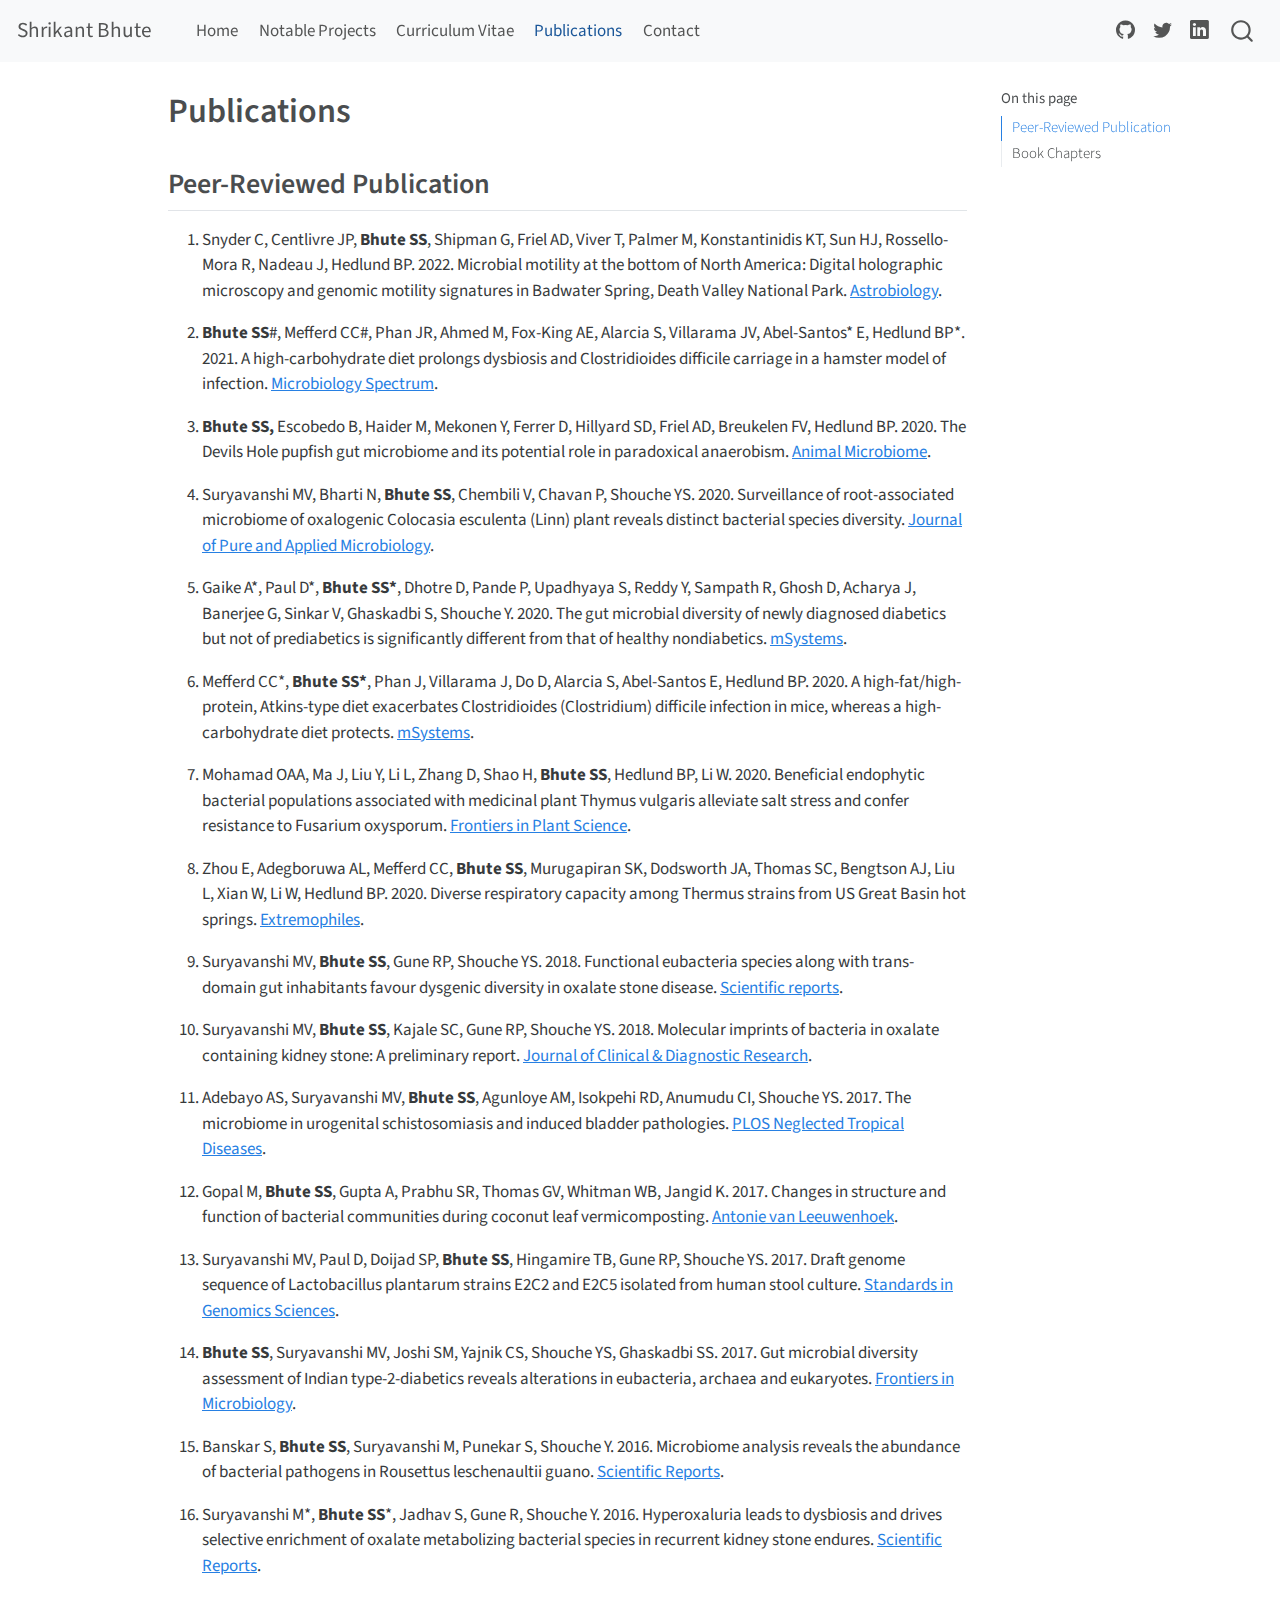
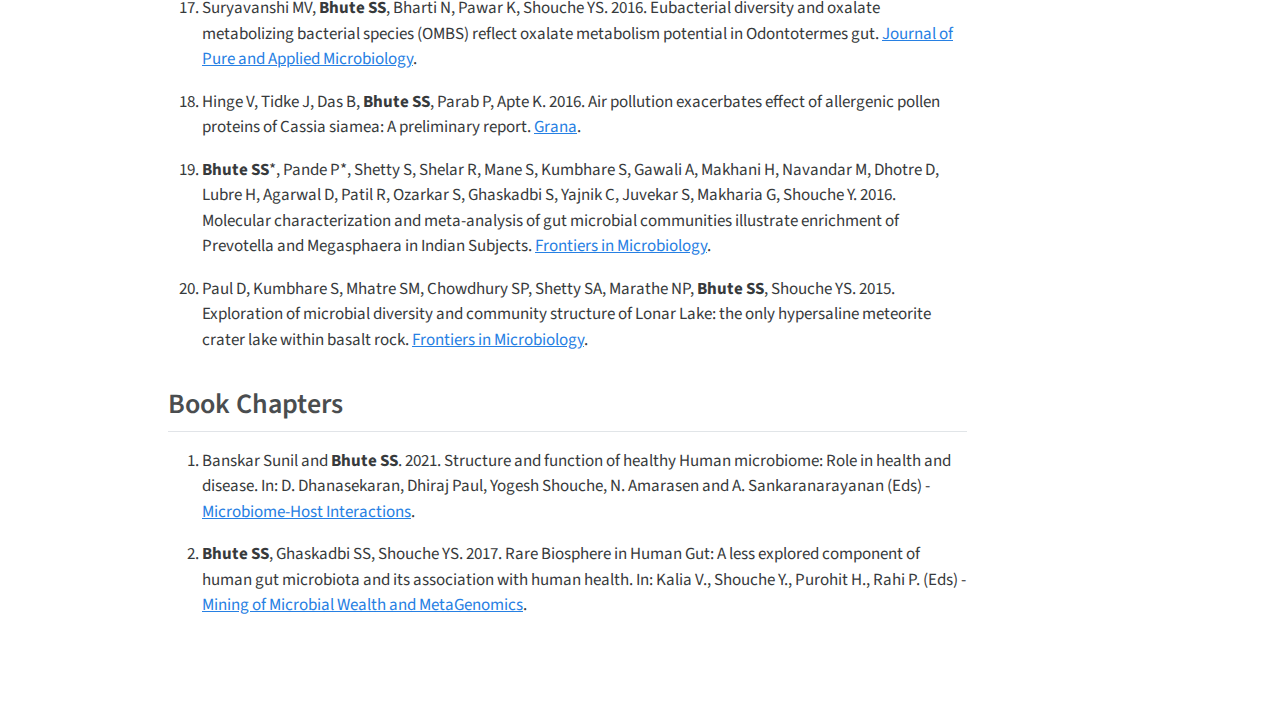
<file: docs/Publications.html>
<!DOCTYPE html>
<html xmlns="http://www.w3.org/1999/xhtml" lang="en" xml:lang="en"><head>

<meta charset="utf-8">
<meta name="generator" content="quarto-1.3.433">

<meta name="viewport" content="width=device-width, initial-scale=1.0, user-scalable=yes">


<title>Shrikant Bhute - Publications</title>
<style>
code{white-space: pre-wrap;}
span.smallcaps{font-variant: small-caps;}
div.columns{display: flex; gap: min(4vw, 1.5em);}
div.column{flex: auto; overflow-x: auto;}
div.hanging-indent{margin-left: 1.5em; text-indent: -1.5em;}
ul.task-list{list-style: none;}
ul.task-list li input[type="checkbox"] {
  width: 0.8em;
  margin: 0 0.8em 0.2em -1em; /* quarto-specific, see https://github.com/quarto-dev/quarto-cli/issues/4556 */ 
  vertical-align: middle;
}
</style>


<script src="site_libs/quarto-nav/quarto-nav.js"></script>
<script src="site_libs/quarto-nav/headroom.min.js"></script>
<script src="site_libs/clipboard/clipboard.min.js"></script>
<script src="site_libs/quarto-search/autocomplete.umd.js"></script>
<script src="site_libs/quarto-search/fuse.min.js"></script>
<script src="site_libs/quarto-search/quarto-search.js"></script>
<meta name="quarto:offset" content="./">
<script src="site_libs/quarto-html/quarto.js"></script>
<script src="site_libs/quarto-html/popper.min.js"></script>
<script src="site_libs/quarto-html/tippy.umd.min.js"></script>
<script src="site_libs/quarto-html/anchor.min.js"></script>
<link href="site_libs/quarto-html/tippy.css" rel="stylesheet">
<link href="site_libs/quarto-html/quarto-syntax-highlighting.css" rel="stylesheet" id="quarto-text-highlighting-styles">
<script src="site_libs/bootstrap/bootstrap.min.js"></script>
<link href="site_libs/bootstrap/bootstrap-icons.css" rel="stylesheet">
<link href="site_libs/bootstrap/bootstrap.min.css" rel="stylesheet" id="quarto-bootstrap" data-mode="light">
<script id="quarto-search-options" type="application/json">{
  "location": "navbar",
  "copy-button": false,
  "collapse-after": 3,
  "panel-placement": "end",
  "type": "overlay",
  "limit": 20,
  "language": {
    "search-no-results-text": "No results",
    "search-matching-documents-text": "matching documents",
    "search-copy-link-title": "Copy link to search",
    "search-hide-matches-text": "Hide additional matches",
    "search-more-match-text": "more match in this document",
    "search-more-matches-text": "more matches in this document",
    "search-clear-button-title": "Clear",
    "search-detached-cancel-button-title": "Cancel",
    "search-submit-button-title": "Submit",
    "search-label": "Search"
  }
}</script>


<link rel="stylesheet" href="styles.css">
</head>

<body class="nav-fixed">


<div id="quarto-search-results"></div>
  <header id="quarto-header" class="headroom fixed-top">
    <nav class="navbar navbar-expand-lg navbar-dark ">
      <div class="navbar-container container-fluid">
      <div class="navbar-brand-container">
    <a class="navbar-brand" href="./index.html">
    <span class="navbar-title">Shrikant Bhute</span>
    </a>
  </div>
            <div id="quarto-search" class="" title="Search"></div>
          <button class="navbar-toggler" type="button" data-bs-toggle="collapse" data-bs-target="#navbarCollapse" aria-controls="navbarCollapse" aria-expanded="false" aria-label="Toggle navigation" onclick="if (window.quartoToggleHeadroom) { window.quartoToggleHeadroom(); }">
  <span class="navbar-toggler-icon"></span>
</button>
          <div class="collapse navbar-collapse" id="navbarCollapse">
            <ul class="navbar-nav navbar-nav-scroll me-auto">
  <li class="nav-item">
    <a class="nav-link" href="./index.html" rel="" target="">
 <span class="menu-text">Home</span></a>
  </li>  
  <li class="nav-item">
    <a class="nav-link" href="./Notable Projects.html" rel="" target="">
 <span class="menu-text">Notable Projects</span></a>
  </li>  
  <li class="nav-item">
    <a class="nav-link" href="./CV.html" rel="" target="">
 <span class="menu-text">Curriculum Vitae</span></a>
  </li>  
  <li class="nav-item">
    <a class="nav-link active" href="./Publications.html" rel="" target="" aria-current="page">
 <span class="menu-text">Publications</span></a>
  </li>  
  <li class="nav-item">
    <a class="nav-link" href="./Contact.html" rel="" target="">
 <span class="menu-text">Contact</span></a>
  </li>  
</ul>
            <ul class="navbar-nav navbar-nav-scroll ms-auto">
  <li class="nav-item compact">
    <a class="nav-link" href="https://github.com/shrikantbhute" rel="" target=""><i class="bi bi-github" role="img">
</i> 
 <span class="menu-text"></span></a>
  </li>  
  <li class="nav-item compact">
    <a class="nav-link" href="https://twitter.com/bhuteshrikant" rel="" target=""><i class="bi bi-twitter" role="img">
</i> 
 <span class="menu-text"></span></a>
  </li>  
  <li class="nav-item compact">
    <a class="nav-link" href="https://linkedin.com/in/shrikantbhute" rel="" target=""><i class="bi bi-linkedin" role="img">
</i> 
 <span class="menu-text"></span></a>
  </li>  
</ul>
            <div class="quarto-navbar-tools">
</div>
          </div> <!-- /navcollapse -->
      </div> <!-- /container-fluid -->
    </nav>
</header>
<!-- content -->
<div id="quarto-content" class="quarto-container page-columns page-rows-contents page-layout-article page-navbar">
<!-- sidebar -->
<!-- margin-sidebar -->
    <div id="quarto-margin-sidebar" class="sidebar margin-sidebar">
        <nav id="TOC" role="doc-toc" class="toc-active">
    <h2 id="toc-title">On this page</h2>
   
  <ul>
  <li><a href="#peer-reviewed-publication" id="toc-peer-reviewed-publication" class="nav-link active" data-scroll-target="#peer-reviewed-publication">Peer-Reviewed Publication</a></li>
  <li><a href="#book-chapters" id="toc-book-chapters" class="nav-link" data-scroll-target="#book-chapters">Book Chapters</a></li>
  </ul>
</nav>
    </div>
<!-- main -->
<main class="content" id="quarto-document-content">

<header id="title-block-header" class="quarto-title-block default">
<div class="quarto-title">
<h1 class="title">Publications</h1>
</div>



<div class="quarto-title-meta">

    
  
    
  </div>
  

</header>

<section id="peer-reviewed-publication" class="level2">
<h2 class="anchored" data-anchor-id="peer-reviewed-publication">Peer-Reviewed Publication</h2>
<ol type="1">
<li><p>Snyder C, Centlivre JP, <strong>Bhute SS</strong>, Shipman G, Friel AD, Viver T, Palmer M, Konstantinidis KT, Sun HJ, Rossello-Mora R, Nadeau J, Hedlund BP. 2022. Microbial motility at the bottom of North America: Digital holographic microscopy and genomic motility signatures in Badwater Spring, Death Valley National Park. <a href="https://www.liebertpub.com/doi/full/10.1089/ast.2022.0090">Astrobiology</a>.</p></li>
<li><p><strong>Bhute SS</strong>#, Mefferd CC#, Phan JR, Ahmed M, Fox-King AE, Alarcia S, Villarama JV, Abel-Santos* E, Hedlund BP*. 2021. A high-carbohydrate diet prolongs dysbiosis and Clostridioides difficile carriage in a hamster model of infection. <a href="https://journals.asm.org/doi/full/10.1128/spectrum.01804-21">Microbiology Spectrum</a>.</p></li>
<li><p><strong>Bhute SS,</strong> Escobedo B, Haider M, Mekonen Y, Ferrer D, Hillyard SD, Friel AD, Breukelen FV, Hedlund BP. 2020. The Devils Hole pupfish gut microbiome and its potential role in paradoxical anaerobism. <a href="https://animalmicrobiome.biomedcentral.com/articles/10.1186/s42523-020-00037-5">Animal Microbiome</a>.</p></li>
<li><p>Suryavanshi MV, Bharti N, <strong>Bhute SS</strong>, Chembili V, Chavan P, Shouche YS. 2020. Surveillance of root-associated microbiome of oxalogenic Colocasia esculenta (Linn) plant reveals distinct bacterial species diversity. <a href="https://microbiologyjournal.org/surveillance-of-root-associated-microbiome-of-oxalogenic-colocasia-esculenta-linn-plant-reveals-distinct-bacterial-species-diversity/">Journal of Pure and Applied Microbiology</a>.</p></li>
<li><p>Gaike A*, Paul D*, <strong>Bhute SS*</strong>, Dhotre D, Pande P, Upadhyaya S, Reddy Y, Sampath R, Ghosh D, Acharya J, Banerjee G, Sinkar V, Ghaskadbi S, Shouche Y. 2020. The gut microbial diversity of newly diagnosed diabetics but not of prediabetics is significantly different from that of healthy nondiabetics. <a href="https://journals.asm.org/doi/10.1128/msystems.00578-19">mSystems</a>.</p></li>
<li><p>Mefferd CC*, <strong>Bhute SS*</strong>, Phan J, Villarama J, Do D, Alarcia S, Abel-Santos E, Hedlund BP. 2020. A high-fat/high-protein, Atkins-type diet exacerbates Clostridioides (Clostridium) difficile infection in mice, whereas a high-carbohydrate diet protects. <a href="https://journals.asm.org/doi/full/10.1128/msystems.00765-19">mSystems</a>.</p></li>
<li><p>Mohamad OAA, Ma J, Liu Y, Li L, Zhang D, Shao H, <strong>Bhute SS</strong>, Hedlund BP, Li W. 2020. Beneficial endophytic bacterial populations associated with medicinal plant Thymus vulgaris alleviate salt stress and confer resistance to Fusarium oxysporum. <a href="https://www.frontiersin.org/articles/10.3389/fpls.2020.00047/full">Frontiers in Plant Science</a>.</p></li>
<li><p>Zhou E, Adegboruwa AL, Mefferd CC, <strong>Bhute SS</strong>, Murugapiran SK, Dodsworth JA, Thomas SC, Bengtson AJ, Liu L, Xian W, Li W, Hedlund BP. 2020. Diverse respiratory capacity among Thermus strains from US Great Basin hot springs. <a href="https://link.springer.com/article/10.1007/s00792-019-01131-6">Extremophiles</a>.</p></li>
<li><p>Suryavanshi MV, <strong>Bhute SS</strong>, Gune RP, Shouche YS. 2018. Functional eubacteria species along with trans-domain gut inhabitants favour dysgenic diversity in oxalate stone disease. <a href="https://www.nature.com/articles/s41598-018-33773-5">Scientific reports</a>.</p></li>
<li><p>Suryavanshi MV, <strong>Bhute SS</strong>, Kajale SC, Gune RP, Shouche YS. 2018. Molecular imprints of bacteria in oxalate containing kidney stone: A preliminary report. <a href="https://www.jcdr.net/article_abstract.asp?issn=0973-709x&amp;year=2018&amp;volume=12&amp;issue=3&amp;page=DC06&amp;issn=0973-709x&amp;id=11341">Journal of Clinical &amp; Diagnostic Research</a>.</p></li>
<li><p>Adebayo AS, Suryavanshi MV, <strong>Bhute SS</strong>, Agunloye AM, Isokpehi RD, Anumudu CI, Shouche YS. 2017. The microbiome in urogenital schistosomiasis and induced bladder pathologies. <a href="https://journals.plos.org/plosntds/article?id=10.1371/journal.pntd.0005826">PLOS Neglected Tropical Diseases</a>.</p></li>
<li><p>Gopal M, <strong>Bhute SS</strong>, Gupta A, Prabhu SR, Thomas GV, Whitman WB, Jangid K. 2017. Changes in structure and function of bacterial communities during coconut leaf vermicomposting. <a href="https://link.springer.com/article/10.1007/s10482-017-0894-7">Antonie van Leeuwenhoek</a>.</p></li>
<li><p>Suryavanshi MV, Paul D, Doijad SP, <strong>Bhute SS</strong>, Hingamire TB, Gune RP, Shouche YS. 2017. Draft genome sequence of Lactobacillus plantarum strains E2C2 and E2C5 isolated from human stool culture. <a href="https://environmentalmicrobiome.biomedcentral.com/articles/10.1186/s40793-017-0222-x">Standards in Genomics Sciences</a>.</p></li>
<li><p><strong>Bhute SS</strong>, Suryavanshi MV, Joshi SM, Yajnik CS, Shouche YS, Ghaskadbi SS. 2017. Gut microbial diversity assessment of Indian type-2-diabetics reveals alterations in eubacteria, archaea and eukaryotes. <a href="https://www.frontiersin.org/articles/10.3389/fmicb.2017.00214/full">Frontiers in Microbiology</a>.</p></li>
<li><p>Banskar S, <strong>Bhute SS</strong>, Suryavanshi M, Punekar S, Shouche Y. 2016. Microbiome analysis reveals the abundance of bacterial pathogens in Rousettus leschenaultii guano. <a href="https://www.nature.com/articles/srep36948">Scientific Reports</a>.</p></li>
<li><p>Suryavanshi M*, <strong>Bhute SS</strong>*, Jadhav S, Gune R, Shouche Y. 2016. Hyperoxaluria leads to dysbiosis and drives selective enrichment of oxalate metabolizing bacterial species in recurrent kidney stone endures. <a href="https://www.nature.com/articles/srep34712">Scientific Reports</a>.</p></li>
<li><p>Suryavanshi MV, <strong>Bhute SS</strong>, Bharti N, Pawar K, Shouche YS. 2016. Eubacterial diversity and oxalate metabolizing bacterial species (OMBS) reflect oxalate metabolism potential in Odontotermes gut. <a href="https://microbiologyjournal.org/eubacterial-diversity-and-oxalate-metabolizing-bacterial-species-ombs-reflect-oxalate-metabolism-potential-in-odontotermes-gut/">Journal of Pure and Applied Microbiology</a>.</p></li>
<li><p>Hinge V, Tidke J, Das B, <strong>Bhute SS</strong>, Parab P, Apte K. 2016. Air pollution exacerbates effect of allergenic pollen proteins of Cassia siamea: A preliminary report. <a href="https://www.tandfonline.com/doi/abs/10.1080/00173134.2016.1193221">Grana</a>.</p></li>
<li><p><strong>Bhute SS</strong>*, Pande P*, Shetty S, Shelar R, Mane S, Kumbhare S, Gawali A, Makhani H, Navandar M, Dhotre D, Lubre H, Agarwal D, Patil R, Ozarkar S, Ghaskadbi S, Yajnik C, Juvekar S, Makharia G, Shouche Y. 2016. Molecular characterization and meta-analysis of gut microbial communities illustrate enrichment of Prevotella and Megasphaera in Indian Subjects. <a href="https://www.frontiersin.org/articles/10.3389/fmicb.2016.00660/full">Frontiers in Microbiology</a>.</p></li>
<li><p>Paul D, Kumbhare S, Mhatre SM, Chowdhury SP, Shetty SA, Marathe NP, <strong>Bhute</strong> <strong>SS</strong>, Shouche YS. 2015. Exploration of microbial diversity and community structure of Lonar Lake: the only hypersaline meteorite crater lake within basalt rock. <a href="https://www.frontiersin.org/articles/10.3389/fmicb.2015.01553/full">Frontiers in Microbiology</a>.</p></li>
</ol>
</section>
<section id="book-chapters" class="level2">
<h2 class="anchored" data-anchor-id="book-chapters">Book Chapters</h2>
<ol type="1">
<li><p>Banskar Sunil and <strong>Bhute SS</strong>. 2021. Structure and function of healthy Human microbiome: Role in health and disease. In: D. Dhanasekaran, Dhiraj Paul, Yogesh Shouche, N. Amarasen and A. Sankaranarayanan (Eds) - <a href="https://www.taylorfrancis.com/chapters/edit/10.1201/9781003037521-9/structure-function-healthy-human-microbiome-sunil-banskar-shrikant-bhute?context=ubx&amp;refId=fd604a72-0dcb-42f2-9a34-6d722413e1bb">Microbiome-Host Interactions</a>.</p></li>
<li><p><strong>Bhute SS</strong>, Ghaskadbi SS, Shouche YS. 2017. Rare Biosphere in Human Gut: A less explored component of human gut microbiota and its association with human health. In: Kalia V., Shouche Y., Purohit H., Rahi P. (Eds) - <a href="https://link.springer.com/chapter/10.1007/978-981-10-5708-3_8">Mining of Microbial Wealth and MetaGenomics</a>.</p></li>
</ol>


</section>

</main> <!-- /main -->
<script id="quarto-html-after-body" type="application/javascript">
window.document.addEventListener("DOMContentLoaded", function (event) {
  const toggleBodyColorMode = (bsSheetEl) => {
    const mode = bsSheetEl.getAttribute("data-mode");
    const bodyEl = window.document.querySelector("body");
    if (mode === "dark") {
      bodyEl.classList.add("quarto-dark");
      bodyEl.classList.remove("quarto-light");
    } else {
      bodyEl.classList.add("quarto-light");
      bodyEl.classList.remove("quarto-dark");
    }
  }
  const toggleBodyColorPrimary = () => {
    const bsSheetEl = window.document.querySelector("link#quarto-bootstrap");
    if (bsSheetEl) {
      toggleBodyColorMode(bsSheetEl);
    }
  }
  toggleBodyColorPrimary();  
  const icon = "";
  const anchorJS = new window.AnchorJS();
  anchorJS.options = {
    placement: 'right',
    icon: icon
  };
  anchorJS.add('.anchored');
  const isCodeAnnotation = (el) => {
    for (const clz of el.classList) {
      if (clz.startsWith('code-annotation-')) {                     
        return true;
      }
    }
    return false;
  }
  const clipboard = new window.ClipboardJS('.code-copy-button', {
    text: function(trigger) {
      const codeEl = trigger.previousElementSibling.cloneNode(true);
      for (const childEl of codeEl.children) {
        if (isCodeAnnotation(childEl)) {
          childEl.remove();
        }
      }
      return codeEl.innerText;
    }
  });
  clipboard.on('success', function(e) {
    // button target
    const button = e.trigger;
    // don't keep focus
    button.blur();
    // flash "checked"
    button.classList.add('code-copy-button-checked');
    var currentTitle = button.getAttribute("title");
    button.setAttribute("title", "Copied!");
    let tooltip;
    if (window.bootstrap) {
      button.setAttribute("data-bs-toggle", "tooltip");
      button.setAttribute("data-bs-placement", "left");
      button.setAttribute("data-bs-title", "Copied!");
      tooltip = new bootstrap.Tooltip(button, 
        { trigger: "manual", 
          customClass: "code-copy-button-tooltip",
          offset: [0, -8]});
      tooltip.show();    
    }
    setTimeout(function() {
      if (tooltip) {
        tooltip.hide();
        button.removeAttribute("data-bs-title");
        button.removeAttribute("data-bs-toggle");
        button.removeAttribute("data-bs-placement");
      }
      button.setAttribute("title", currentTitle);
      button.classList.remove('code-copy-button-checked');
    }, 1000);
    // clear code selection
    e.clearSelection();
  });
  function tippyHover(el, contentFn) {
    const config = {
      allowHTML: true,
      content: contentFn,
      maxWidth: 500,
      delay: 100,
      arrow: false,
      appendTo: function(el) {
          return el.parentElement;
      },
      interactive: true,
      interactiveBorder: 10,
      theme: 'quarto',
      placement: 'bottom-start'
    };
    window.tippy(el, config); 
  }
  const noterefs = window.document.querySelectorAll('a[role="doc-noteref"]');
  for (var i=0; i<noterefs.length; i++) {
    const ref = noterefs[i];
    tippyHover(ref, function() {
      // use id or data attribute instead here
      let href = ref.getAttribute('data-footnote-href') || ref.getAttribute('href');
      try { href = new URL(href).hash; } catch {}
      const id = href.replace(/^#\/?/, "");
      const note = window.document.getElementById(id);
      return note.innerHTML;
    });
  }
      let selectedAnnoteEl;
      const selectorForAnnotation = ( cell, annotation) => {
        let cellAttr = 'data-code-cell="' + cell + '"';
        let lineAttr = 'data-code-annotation="' +  annotation + '"';
        const selector = 'span[' + cellAttr + '][' + lineAttr + ']';
        return selector;
      }
      const selectCodeLines = (annoteEl) => {
        const doc = window.document;
        const targetCell = annoteEl.getAttribute("data-target-cell");
        const targetAnnotation = annoteEl.getAttribute("data-target-annotation");
        const annoteSpan = window.document.querySelector(selectorForAnnotation(targetCell, targetAnnotation));
        const lines = annoteSpan.getAttribute("data-code-lines").split(",");
        const lineIds = lines.map((line) => {
          return targetCell + "-" + line;
        })
        let top = null;
        let height = null;
        let parent = null;
        if (lineIds.length > 0) {
            //compute the position of the single el (top and bottom and make a div)
            const el = window.document.getElementById(lineIds[0]);
            top = el.offsetTop;
            height = el.offsetHeight;
            parent = el.parentElement.parentElement;
          if (lineIds.length > 1) {
            const lastEl = window.document.getElementById(lineIds[lineIds.length - 1]);
            const bottom = lastEl.offsetTop + lastEl.offsetHeight;
            height = bottom - top;
          }
          if (top !== null && height !== null && parent !== null) {
            // cook up a div (if necessary) and position it 
            let div = window.document.getElementById("code-annotation-line-highlight");
            if (div === null) {
              div = window.document.createElement("div");
              div.setAttribute("id", "code-annotation-line-highlight");
              div.style.position = 'absolute';
              parent.appendChild(div);
            }
            div.style.top = top - 2 + "px";
            div.style.height = height + 4 + "px";
            let gutterDiv = window.document.getElementById("code-annotation-line-highlight-gutter");
            if (gutterDiv === null) {
              gutterDiv = window.document.createElement("div");
              gutterDiv.setAttribute("id", "code-annotation-line-highlight-gutter");
              gutterDiv.style.position = 'absolute';
              const codeCell = window.document.getElementById(targetCell);
              const gutter = codeCell.querySelector('.code-annotation-gutter');
              gutter.appendChild(gutterDiv);
            }
            gutterDiv.style.top = top - 2 + "px";
            gutterDiv.style.height = height + 4 + "px";
          }
          selectedAnnoteEl = annoteEl;
        }
      };
      const unselectCodeLines = () => {
        const elementsIds = ["code-annotation-line-highlight", "code-annotation-line-highlight-gutter"];
        elementsIds.forEach((elId) => {
          const div = window.document.getElementById(elId);
          if (div) {
            div.remove();
          }
        });
        selectedAnnoteEl = undefined;
      };
      // Attach click handler to the DT
      const annoteDls = window.document.querySelectorAll('dt[data-target-cell]');
      for (const annoteDlNode of annoteDls) {
        annoteDlNode.addEventListener('click', (event) => {
          const clickedEl = event.target;
          if (clickedEl !== selectedAnnoteEl) {
            unselectCodeLines();
            const activeEl = window.document.querySelector('dt[data-target-cell].code-annotation-active');
            if (activeEl) {
              activeEl.classList.remove('code-annotation-active');
            }
            selectCodeLines(clickedEl);
            clickedEl.classList.add('code-annotation-active');
          } else {
            // Unselect the line
            unselectCodeLines();
            clickedEl.classList.remove('code-annotation-active');
          }
        });
      }
  const findCites = (el) => {
    const parentEl = el.parentElement;
    if (parentEl) {
      const cites = parentEl.dataset.cites;
      if (cites) {
        return {
          el,
          cites: cites.split(' ')
        };
      } else {
        return findCites(el.parentElement)
      }
    } else {
      return undefined;
    }
  };
  var bibliorefs = window.document.querySelectorAll('a[role="doc-biblioref"]');
  for (var i=0; i<bibliorefs.length; i++) {
    const ref = bibliorefs[i];
    const citeInfo = findCites(ref);
    if (citeInfo) {
      tippyHover(citeInfo.el, function() {
        var popup = window.document.createElement('div');
        citeInfo.cites.forEach(function(cite) {
          var citeDiv = window.document.createElement('div');
          citeDiv.classList.add('hanging-indent');
          citeDiv.classList.add('csl-entry');
          var biblioDiv = window.document.getElementById('ref-' + cite);
          if (biblioDiv) {
            citeDiv.innerHTML = biblioDiv.innerHTML;
          }
          popup.appendChild(citeDiv);
        });
        return popup.innerHTML;
      });
    }
  }
});
</script>
</div> <!-- /content -->



</body></html>
</file>
<file: docs/site_libs/quarto-html/tippy.css>
.tippy-box[data-animation=fade][data-state=hidden]{opacity:0}[data-tippy-root]{max-width:calc(100vw - 10px)}.tippy-box{position:relative;background-color:#333;color:#fff;border-radius:4px;font-size:14px;line-height:1.4;white-space:normal;outline:0;transition-property:transform,visibility,opacity}.tippy-box[data-placement^=top]>.tippy-arrow{bottom:0}.tippy-box[data-placement^=top]>.tippy-arrow:before{bottom:-7px;left:0;border-width:8px 8px 0;border-top-color:initial;transform-origin:center top}.tippy-box[data-placement^=bottom]>.tippy-arrow{top:0}.tippy-box[data-placement^=bottom]>.tippy-arrow:before{top:-7px;left:0;border-width:0 8px 8px;border-bottom-color:initial;transform-origin:center bottom}.tippy-box[data-placement^=left]>.tippy-arrow{right:0}.tippy-box[data-placement^=left]>.tippy-arrow:before{border-width:8px 0 8px 8px;border-left-color:initial;right:-7px;transform-origin:center left}.tippy-box[data-placement^=right]>.tippy-arrow{left:0}.tippy-box[data-placement^=right]>.tippy-arrow:before{left:-7px;border-width:8px 8px 8px 0;border-right-color:initial;transform-origin:center right}.tippy-box[data-inertia][data-state=visible]{transition-timing-function:cubic-bezier(.54,1.5,.38,1.11)}.tippy-arrow{width:16px;height:16px;color:#333}.tippy-arrow:before{content:"";position:absolute;border-color:transparent;border-style:solid}.tippy-content{position:relative;padding:5px 9px;z-index:1}
</file>
<file: docs/site_libs/quarto-html/quarto-syntax-highlighting.css>
/* quarto syntax highlight colors */
:root {
  --quarto-hl-ot-color: #003B4F;
  --quarto-hl-at-color: #657422;
  --quarto-hl-ss-color: #20794D;
  --quarto-hl-an-color: #5E5E5E;
  --quarto-hl-fu-color: #4758AB;
  --quarto-hl-st-color: #20794D;
  --quarto-hl-cf-color: #003B4F;
  --quarto-hl-op-color: #5E5E5E;
  --quarto-hl-er-color: #AD0000;
  --quarto-hl-bn-color: #AD0000;
  --quarto-hl-al-color: #AD0000;
  --quarto-hl-va-color: #111111;
  --quarto-hl-bu-color: inherit;
  --quarto-hl-ex-color: inherit;
  --quarto-hl-pp-color: #AD0000;
  --quarto-hl-in-color: #5E5E5E;
  --quarto-hl-vs-color: #20794D;
  --quarto-hl-wa-color: #5E5E5E;
  --quarto-hl-do-color: #5E5E5E;
  --quarto-hl-im-color: #00769E;
  --quarto-hl-ch-color: #20794D;
  --quarto-hl-dt-color: #AD0000;
  --quarto-hl-fl-color: #AD0000;
  --quarto-hl-co-color: #5E5E5E;
  --quarto-hl-cv-color: #5E5E5E;
  --quarto-hl-cn-color: #8f5902;
  --quarto-hl-sc-color: #5E5E5E;
  --quarto-hl-dv-color: #AD0000;
  --quarto-hl-kw-color: #003B4F;
}

/* other quarto variables */
:root {
  --quarto-font-monospace: SFMono-Regular, Menlo, Monaco, Consolas, "Liberation Mono", "Courier New", monospace;
}

pre > code.sourceCode > span {
  color: #003B4F;
}

code span {
  color: #003B4F;
}

code.sourceCode > span {
  color: #003B4F;
}

div.sourceCode,
div.sourceCode pre.sourceCode {
  color: #003B4F;
}

code span.ot {
  color: #003B4F;
  font-style: inherit;
}

code span.at {
  color: #657422;
  font-style: inherit;
}

code span.ss {
  color: #20794D;
  font-style: inherit;
}

code span.an {
  color: #5E5E5E;
  font-style: inherit;
}

code span.fu {
  color: #4758AB;
  font-style: inherit;
}

code span.st {
  color: #20794D;
  font-style: inherit;
}

code span.cf {
  color: #003B4F;
  font-style: inherit;
}

code span.op {
  color: #5E5E5E;
  font-style: inherit;
}

code span.er {
  color: #AD0000;
  font-style: inherit;
}

code span.bn {
  color: #AD0000;
  font-style: inherit;
}

code span.al {
  color: #AD0000;
  font-style: inherit;
}

code span.va {
  color: #111111;
  font-style: inherit;
}

code span.bu {
  font-style: inherit;
}

code span.ex {
  font-style: inherit;
}

code span.pp {
  color: #AD0000;
  font-style: inherit;
}

code span.in {
  color: #5E5E5E;
  font-style: inherit;
}

code span.vs {
  color: #20794D;
  font-style: inherit;
}

code span.wa {
  color: #5E5E5E;
  font-style: italic;
}

code span.do {
  color: #5E5E5E;
  font-style: italic;
}

code span.im {
  color: #00769E;
  font-style: inherit;
}

code span.ch {
  color: #20794D;
  font-style: inherit;
}

code span.dt {
  color: #AD0000;
  font-style: inherit;
}

code span.fl {
  color: #AD0000;
  font-style: inherit;
}

code span.co {
  color: #5E5E5E;
  font-style: inherit;
}

code span.cv {
  color: #5E5E5E;
  font-style: italic;
}

code span.cn {
  color: #8f5902;
  font-style: inherit;
}

code span.sc {
  color: #5E5E5E;
  font-style: inherit;
}

code span.dv {
  color: #AD0000;
  font-style: inherit;
}

code span.kw {
  color: #003B4F;
  font-style: inherit;
}

.prevent-inlining {
  content: "</";
}

/*# sourceMappingURL=debc5d5d77c3f9108843748ff7464032.css.map */
</file>
<file: docs/styles.css>
/* css styles */
</file>
